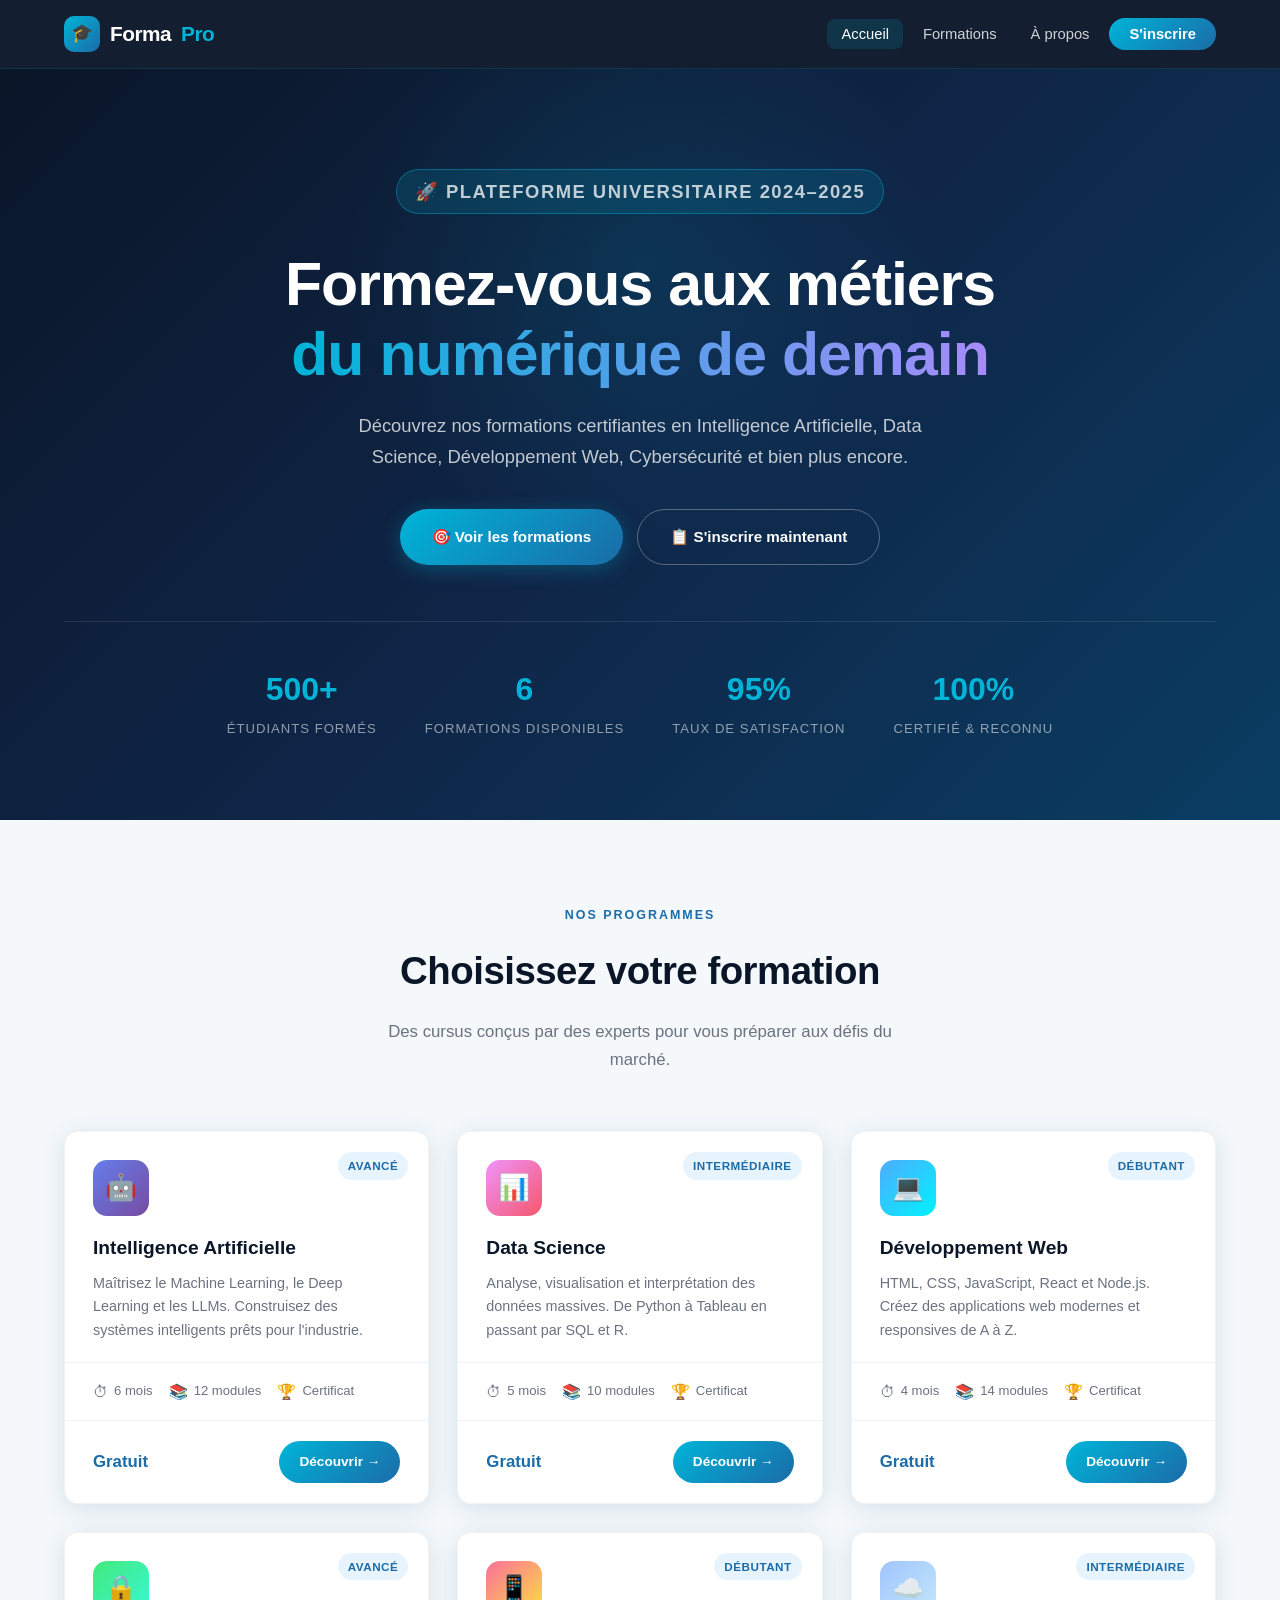
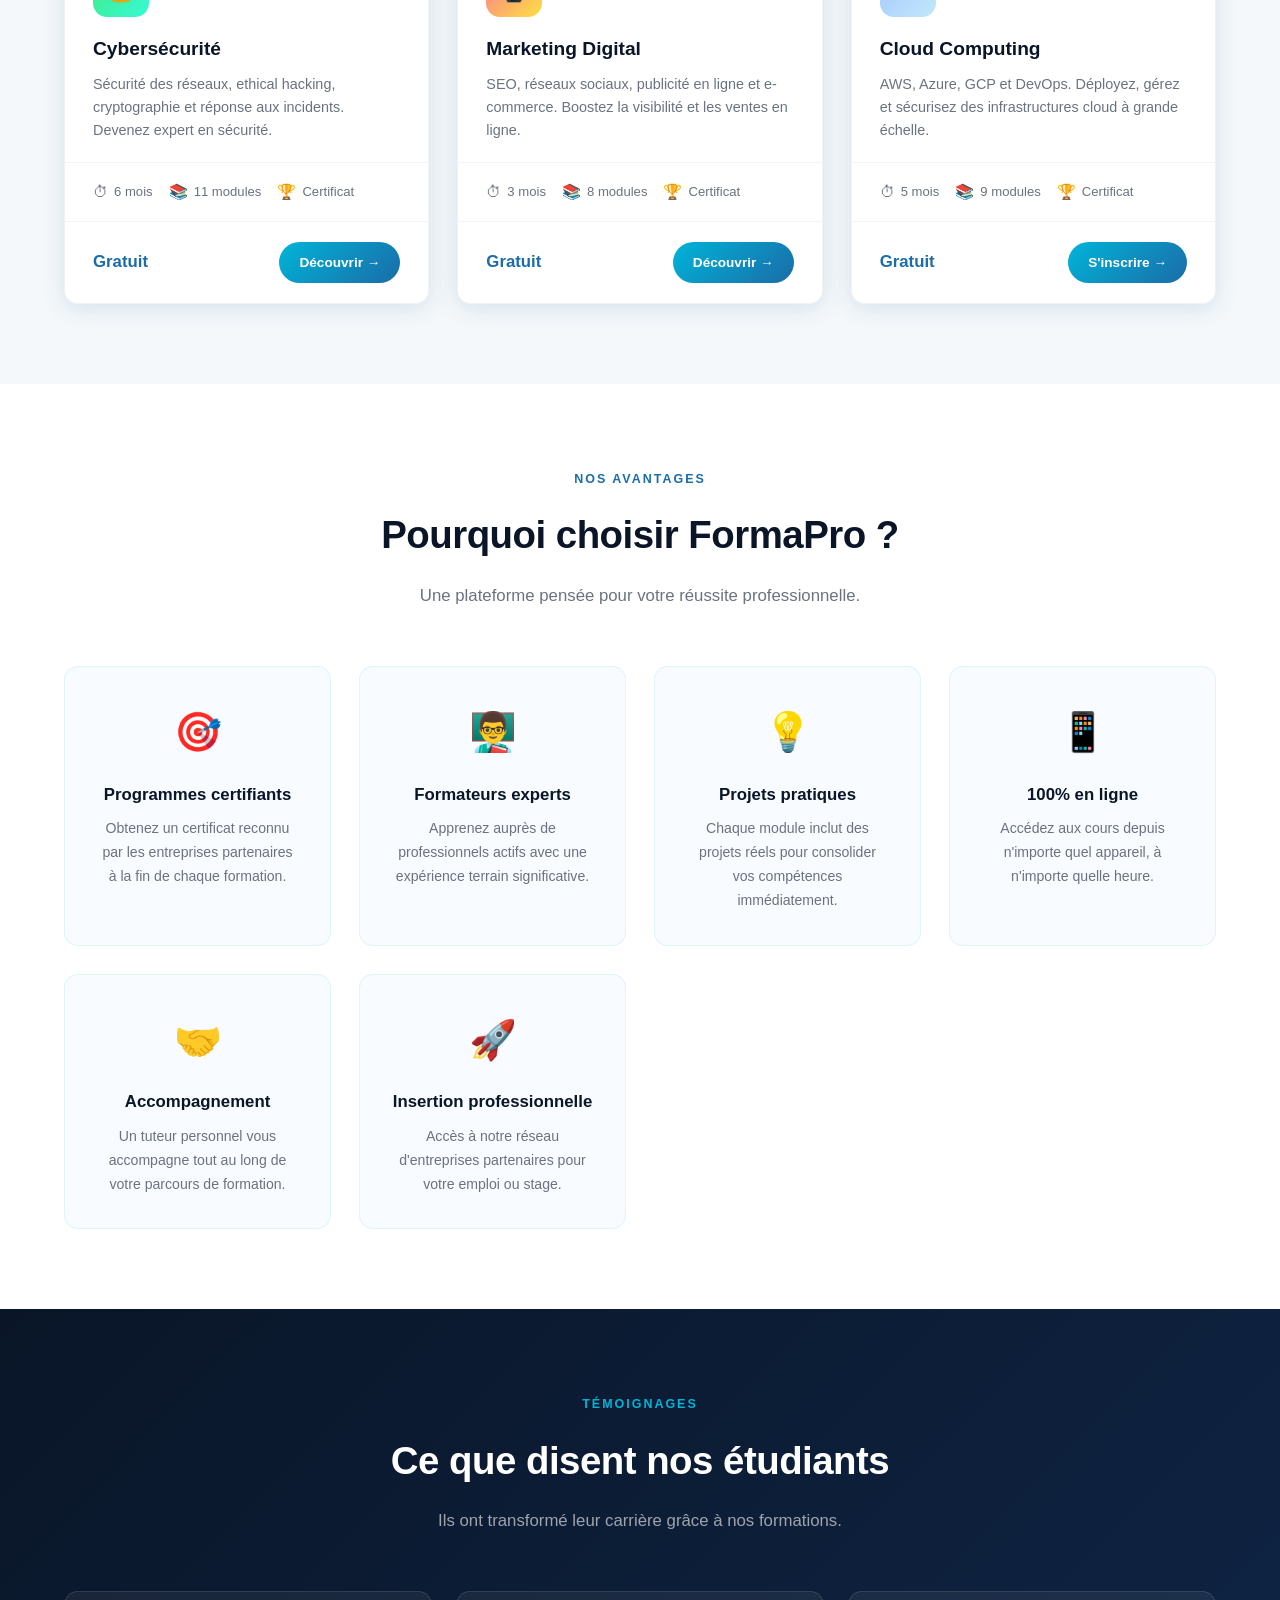
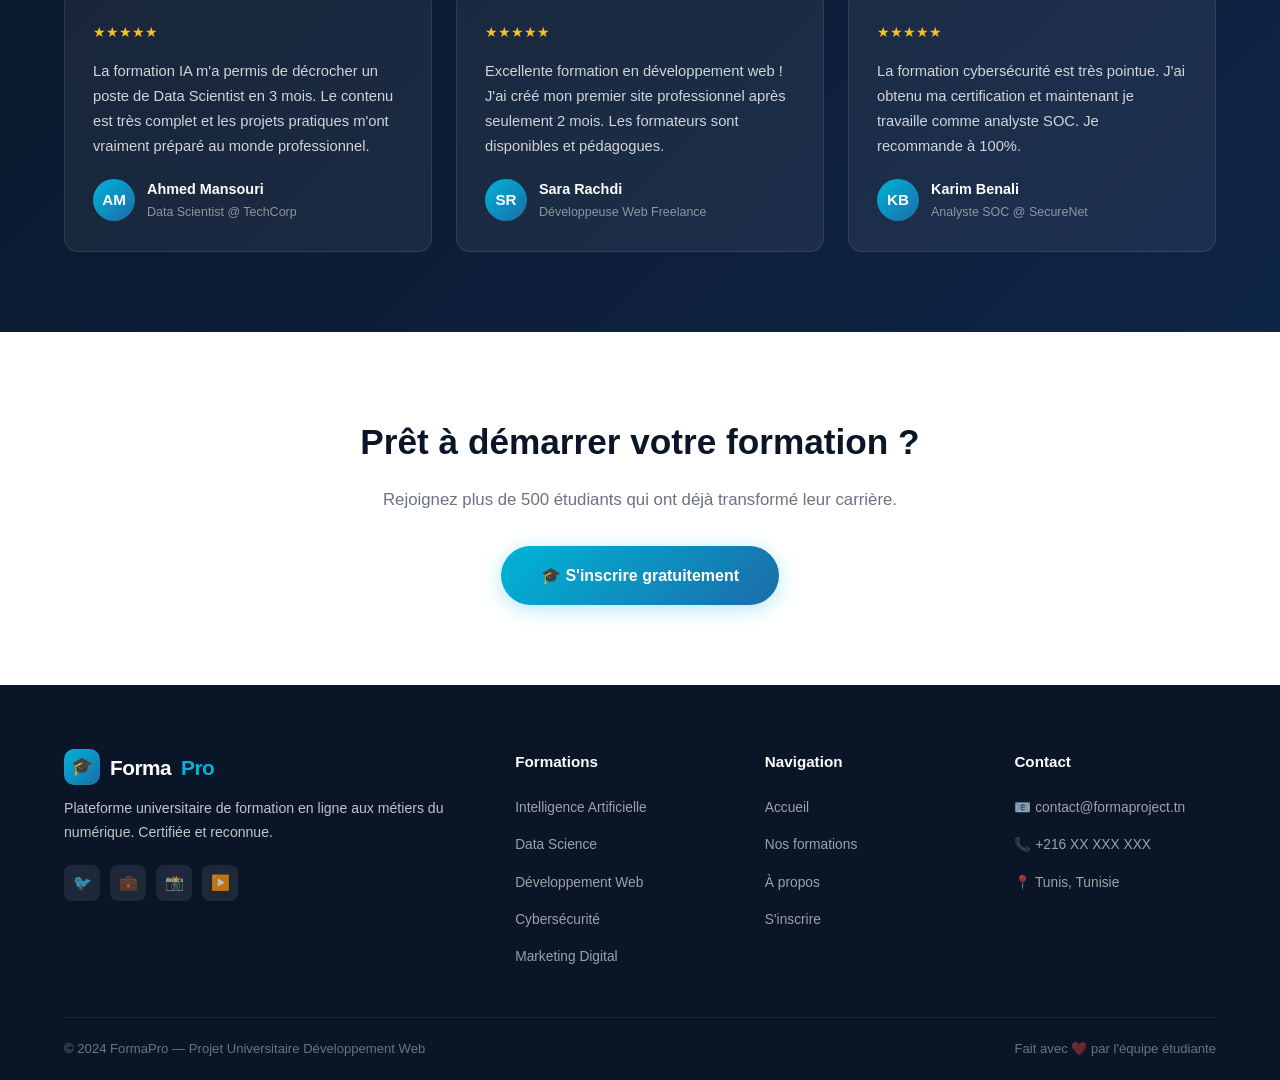
<file: index.html>
<!DOCTYPE html>
<html lang="fr">
<head>
  <meta charset="UTF-8" />
  <meta name="viewport" content="width=device-width, initial-scale=1.0" />
  <title>FormaPro — Plateforme de Gestion des Formations</title>
  <link rel="stylesheet" href="style.css" />
</head>
<body>

 
  <header>
    <nav>
      <a href="index.html" class="nav-logo">
        <div class="logo-icon">🎓</div>
        Forma<span>Pro</span>
      </a>

      <ul class="nav-links" id="navLinks">
        <li><a href="index.html" class="active">Accueil</a></li>
        <li><a href="#formations">Formations</a></li>
        <li><a href="#pourquoi">À propos</a></li>
        <li><a href="inscription.html" class="nav-cta">S'inscrire</a></li>
      </ul>

      <button class="nav-toggle" id="navToggle" aria-label="Menu">
        <span></span><span></span><span></span>
      </button>
    </nav>
  </header>

  <main>

    <section class="hero">
      <div class="container">
        <p class="hero-badge animate">🚀 Plateforme Universitaire 2024–2025</p>

        <h1 class="animate delay-1">
          Formez-vous aux métiers<br>
          <span class="gradient-text">du numérique de demain</span>
        </h1>

        <p class="animate delay-2">
          Découvrez nos formations certifiantes en Intelligence Artificielle,
          Data Science, Développement Web, Cybersécurité et bien plus encore.
        </p>

        <div class="hero-btns animate delay-3">
          <a href="#formations" class="btn-primary">🎯 Voir les formations</a>
          <a href="inscription.html" class="btn-secondary">📋 S'inscrire maintenant</a>
        </div>

        <!-- Statistiques -->
        <div class="hero-stats animate delay-4">
          <div class="stat-item">
            <div class="stat-number">500+</div>
            <div class="stat-label">Étudiants formés</div>
          </div>
          <div class="stat-item">
            <div class="stat-number">6</div>
            <div class="stat-label">Formations disponibles</div>
          </div>
          <div class="stat-item">
            <div class="stat-number">95%</div>
            <div class="stat-label">Taux de satisfaction</div>
          </div>
          <div class="stat-item">
            <div class="stat-number">100%</div>
            <div class="stat-label">Certifié &amp; reconnu</div>
          </div>
        </div>
      </div>
    </section>

  
    <section id="formations">
      <div class="container">
        <div class="section-header">
          <span class="section-tag">Nos programmes</span>
          <h2>Choisissez votre formation</h2>
          <p>Des cursus conçus par des experts pour vous préparer aux défis du marché.</p>
        </div>

        <div class="formations-grid">

          
          <article class="card animate">
            <div class="card-header">
              <div class="card-icon icon-ia">🤖</div>
              <span class="card-badge">Avancé</span>
              <h3>Intelligence Artificielle</h3>
              <p>Maîtrisez le Machine Learning, le Deep Learning et les LLMs. Construisez des systèmes intelligents prêts pour l'industrie.</p>
            </div>
            <div class="card-meta">
              <span class="meta-item"><span class="meta-icon">⏱</span> 6 mois</span>
              <span class="meta-item"><span class="meta-icon">📚</span> 12 modules</span>
              <span class="meta-item"><span class="meta-icon">🏆</span> Certificat</span>
            </div>
            <div class="card-footer">
              <span class="card-price">Gratuit</span>
              <a href="ia.html" class="btn-card">Découvrir →</a>
            </div>
          </article>

          
          <article class="card animate delay-1">
            <div class="card-header">
              <div class="card-icon icon-data">📊</div>
              <span class="card-badge">Intermédiaire</span>
              <h3>Data Science</h3>
              <p>Analyse, visualisation et interprétation des données massives. De Python à Tableau en passant par SQL et R.</p>
            </div>
            <div class="card-meta">
              <span class="meta-item"><span class="meta-icon">⏱</span> 5 mois</span>
              <span class="meta-item"><span class="meta-icon">📚</span> 10 modules</span>
              <span class="meta-item"><span class="meta-icon">🏆</span> Certificat</span>
            </div>
            <div class="card-footer">
              <span class="card-price">Gratuit</span>
              <a href="datascience.html" class="btn-card">Découvrir →</a>
            </div>
          </article>

          
          <article class="card animate delay-2">
            <div class="card-header">
              <div class="card-icon icon-web">💻</div>
              <span class="card-badge">Débutant</span>
              <h3>Développement Web</h3>
              <p>HTML, CSS, JavaScript, React et Node.js. Créez des applications web modernes et responsives de A à Z.</p>
            </div>
            <div class="card-meta">
              <span class="meta-item"><span class="meta-icon">⏱</span> 4 mois</span>
              <span class="meta-item"><span class="meta-icon">📚</span> 14 modules</span>
              <span class="meta-item"><span class="meta-icon">🏆</span> Certificat</span>
            </div>
            <div class="card-footer">
              <span class="card-price">Gratuit</span>
              <a href="web.html" class="btn-card">Découvrir →</a>
            </div>
          </article>

          
          <article class="card animate delay-3">
            <div class="card-header">
              <div class="card-icon icon-cyber">🔒</div>
              <span class="card-badge">Avancé</span>
              <h3>Cybersécurité</h3>
              <p>Sécurité des réseaux, ethical hacking, cryptographie et réponse aux incidents. Devenez expert en sécurité.</p>
            </div>
            <div class="card-meta">
              <span class="meta-item"><span class="meta-icon">⏱</span> 6 mois</span>
              <span class="meta-item"><span class="meta-icon">📚</span> 11 modules</span>
              <span class="meta-item"><span class="meta-icon">🏆</span> Certificat</span>
            </div>
            <div class="card-footer">
              <span class="card-price">Gratuit</span>
              <a href="cyber.html" class="btn-card">Découvrir →</a>
            </div>
          </article>

          
          <article class="card animate">
            <div class="card-header">
              <div class="card-icon icon-mkt">📱</div>
              <span class="card-badge">Débutant</span>
              <h3>Marketing Digital</h3>
              <p>SEO, réseaux sociaux, publicité en ligne et e-commerce. Boostez la visibilité et les ventes en ligne.</p>
            </div>
            <div class="card-meta">
              <span class="meta-item"><span class="meta-icon">⏱</span> 3 mois</span>
              <span class="meta-item"><span class="meta-icon">📚</span> 8 modules</span>
              <span class="meta-item"><span class="meta-icon">🏆</span> Certificat</span>
            </div>
            <div class="card-footer">
              <span class="card-price">Gratuit</span>
              <a href="marketing.html" class="btn-card">Découvrir →</a>
            </div>
          </article>

          
          <article class="card animate delay-1">
            <div class="card-header">
              <div class="card-icon icon-cloud">☁️</div>
              <span class="card-badge">Intermédiaire</span>
              <h3>Cloud Computing</h3>
              <p>AWS, Azure, GCP et DevOps. Déployez, gérez et sécurisez des infrastructures cloud à grande échelle.</p>
            </div>
            <div class="card-meta">
              <span class="meta-item"><span class="meta-icon">⏱</span> 5 mois</span>
              <span class="meta-item"><span class="meta-icon">📚</span> 9 modules</span>
              <span class="meta-item"><span class="meta-icon">🏆</span> Certificat</span>
            </div>
            <div class="card-footer">
              <span class="card-price">Gratuit</span>
              <a href="inscription.html" class="btn-card">S'inscrire →</a>
            </div>
          </article>

        </div>
      </div>
    </section>

   
    <section id="pourquoi" class="features-bg">
      <div class="container">
        <div class="section-header">
          <span class="section-tag">Nos avantages</span>
          <h2>Pourquoi choisir FormaPro ?</h2>
          <p>Une plateforme pensée pour votre réussite professionnelle.</p>
        </div>

        <div class="features-grid">
          <div class="feature-card">
            <div class="feature-icon">🎯</div>
            <h3>Programmes certifiants</h3>
            <p>Obtenez un certificat reconnu par les entreprises partenaires à la fin de chaque formation.</p>
          </div>
          <div class="feature-card">
            <div class="feature-icon">👨‍🏫</div>
            <h3>Formateurs experts</h3>
            <p>Apprenez auprès de professionnels actifs avec une expérience terrain significative.</p>
          </div>
          <div class="feature-card">
            <div class="feature-icon">💡</div>
            <h3>Projets pratiques</h3>
            <p>Chaque module inclut des projets réels pour consolider vos compétences immédiatement.</p>
          </div>
          <div class="feature-card">
            <div class="feature-icon">📱</div>
            <h3>100% en ligne</h3>
            <p>Accédez aux cours depuis n'importe quel appareil, à n'importe quelle heure.</p>
          </div>
          <div class="feature-card">
            <div class="feature-icon">🤝</div>
            <h3>Accompagnement</h3>
            <p>Un tuteur personnel vous accompagne tout au long de votre parcours de formation.</p>
          </div>
          <div class="feature-card">
            <div class="feature-icon">🚀</div>
            <h3>Insertion professionnelle</h3>
            <p>Accès à notre réseau d'entreprises partenaires pour votre emploi ou stage.</p>
          </div>
        </div>
      </div>
    </section>

    
    <section class="testimonials-bg">
      <div class="container">
        <div class="section-header">
          <span class="section-tag" style="color:var(--accent)">Témoignages</span>
          <h2 style="color:white">Ce que disent nos étudiants</h2>
          <p style="color:rgba(255,255,255,0.6)">Ils ont transformé leur carrière grâce à nos formations.</p>
        </div>

        <div class="testimonials-grid">
          <div class="testimonial-card">
            <div class="stars">★★★★★</div>
            <p>La formation IA m'a permis de décrocher un poste de Data Scientist en 3 mois. Le contenu est très complet et les projets pratiques m'ont vraiment préparé au monde professionnel.</p>
            <div class="testimonial-author">
              <div class="author-avatar">AM</div>
              <div>
                <div class="author-name">Ahmed Mansouri</div>
                <div class="author-role">Data Scientist @ TechCorp</div>
              </div>
            </div>
          </div>
          <div class="testimonial-card">
            <div class="stars">★★★★★</div>
            <p>Excellente formation en développement web ! J'ai créé mon premier site professionnel après seulement 2 mois. Les formateurs sont disponibles et pédagogues.</p>
            <div class="testimonial-author">
              <div class="author-avatar">SR</div>
              <div>
                <div class="author-name">Sara Rachdi</div>
                <div class="author-role">Développeuse Web Freelance</div>
              </div>
            </div>
          </div>
          <div class="testimonial-card">
            <div class="stars">★★★★★</div>
            <p>La formation cybersécurité est très pointue. J'ai obtenu ma certification et maintenant je travaille comme analyste SOC. Je recommande à 100%.</p>
            <div class="testimonial-author">
              <div class="author-avatar">KB</div>
              <div>
                <div class="author-name">Karim Benali</div>
                <div class="author-role">Analyste SOC @ SecureNet</div>
              </div>
            </div>
          </div>
        </div>
      </div>
    </section>

   
    <section style="background:var(--white); text-align:center; padding:80px 24px;">
      <div class="container">
        <h2 style="font-family:var(--font-head);font-size:2.2rem;font-weight:800;color:var(--dark);margin-bottom:14px;">
          Prêt à démarrer votre formation ?
        </h2>
        <p style="color:var(--text-light);font-size:1.05rem;margin-bottom:32px;">
          Rejoignez plus de 500 étudiants qui ont déjà transformé leur carrière.
        </p>
        <a href="inscription.html" class="btn-primary" style="font-size:1rem;padding:16px 40px;">
          🎓 S'inscrire gratuitement
        </a>
      </div>
    </section>
  </main>

 
  <footer>
    <div class="container">
      <div class="footer-grid">
        <div class="footer-brand">
          <a href="index.html" class="nav-logo" style="margin-bottom:12px;display:inline-flex;">
            <div class="logo-icon">🎓</div>
            Forma<span>Pro</span>
          </a>
          <p>Plateforme universitaire de formation en ligne aux métiers du numérique. Certifiée et reconnue.</p>
          <div class="footer-socials">
            <a href="#" class="social-btn">🐦</a>
            <a href="#" class="social-btn">💼</a>
            <a href="#" class="social-btn">📸</a>
            <a href="#" class="social-btn">▶️</a>
          </div>
        </div>

        <div class="footer-col">
          <h4>Formations</h4>
          <ul>
            <li><a href="ia.html">Intelligence Artificielle</a></li>
            <li><a href="datascience.html">Data Science</a></li>
            <li><a href="web.html">Développement Web</a></li>
            <li><a href="cyber.html">Cybersécurité</a></li>
            <li><a href="marketing.html">Marketing Digital</a></li>
          </ul>
        </div>

        <div class="footer-col">
          <h4>Navigation</h4>
          <ul>
            <li><a href="index.html">Accueil</a></li>
            <li><a href="#formations">Nos formations</a></li>
            <li><a href="#pourquoi">À propos</a></li>
            <li><a href="inscription.html">S'inscrire</a></li>
          </ul>
        </div>

        <div class="footer-col">
          <h4>Contact</h4>
          <ul>
            <li><a href="#">📧 contact@formaproject.tn</a></li>
            <li><a href="#">📞 +216 XX XXX XXX</a></li>
            <li><a href="#">📍 Tunis, Tunisie</a></li>
          </ul>
        </div>
      </div>

      <div class="footer-bottom">
        <span>© 2024 FormaPro — Projet Universitaire Développement Web</span>
        <span>Fait avec ❤️ par l'équipe étudiante</span>
      </div>
    </div>
  </footer>


  <script>
    const toggle = document.getElementById('navToggle');
    const links  = document.getElementById('navLinks');
    toggle.addEventListener('click', () => links.classList.toggle('open'));
  </script>

</body>
</html>
</file>
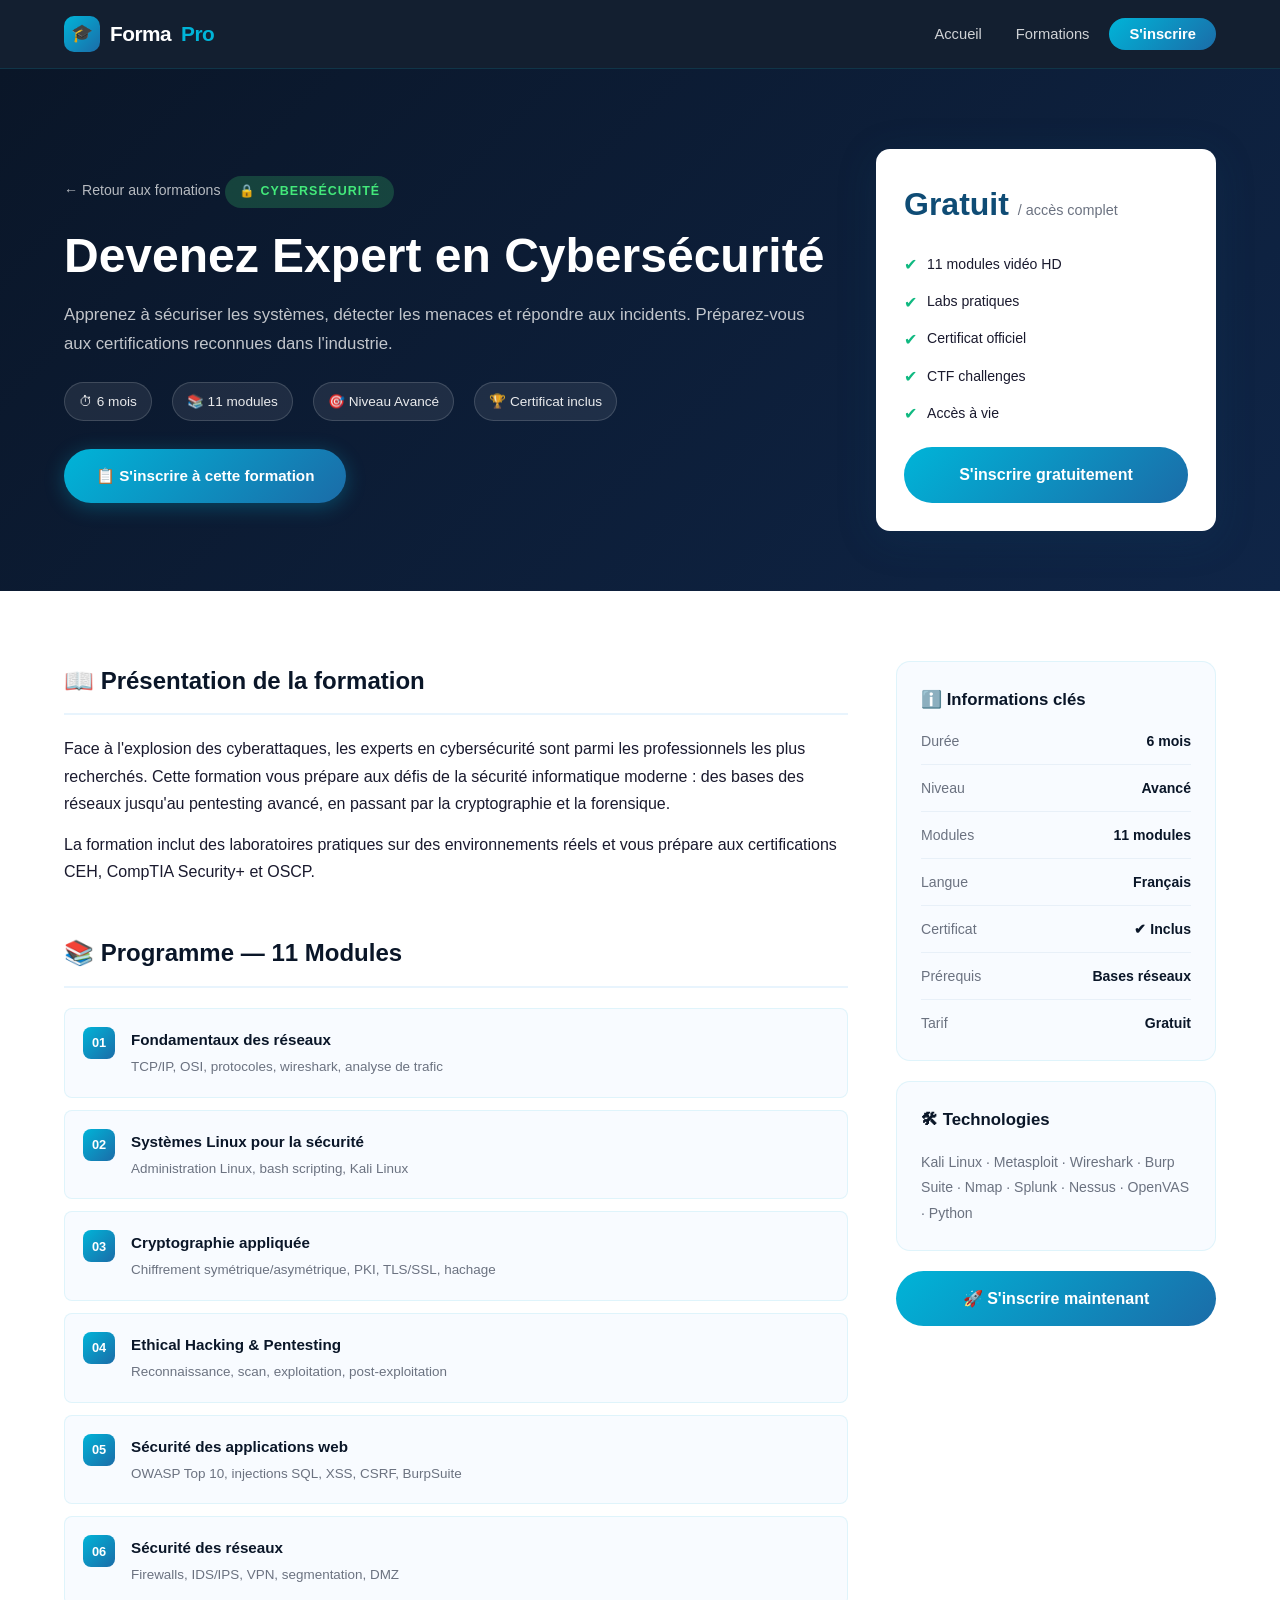
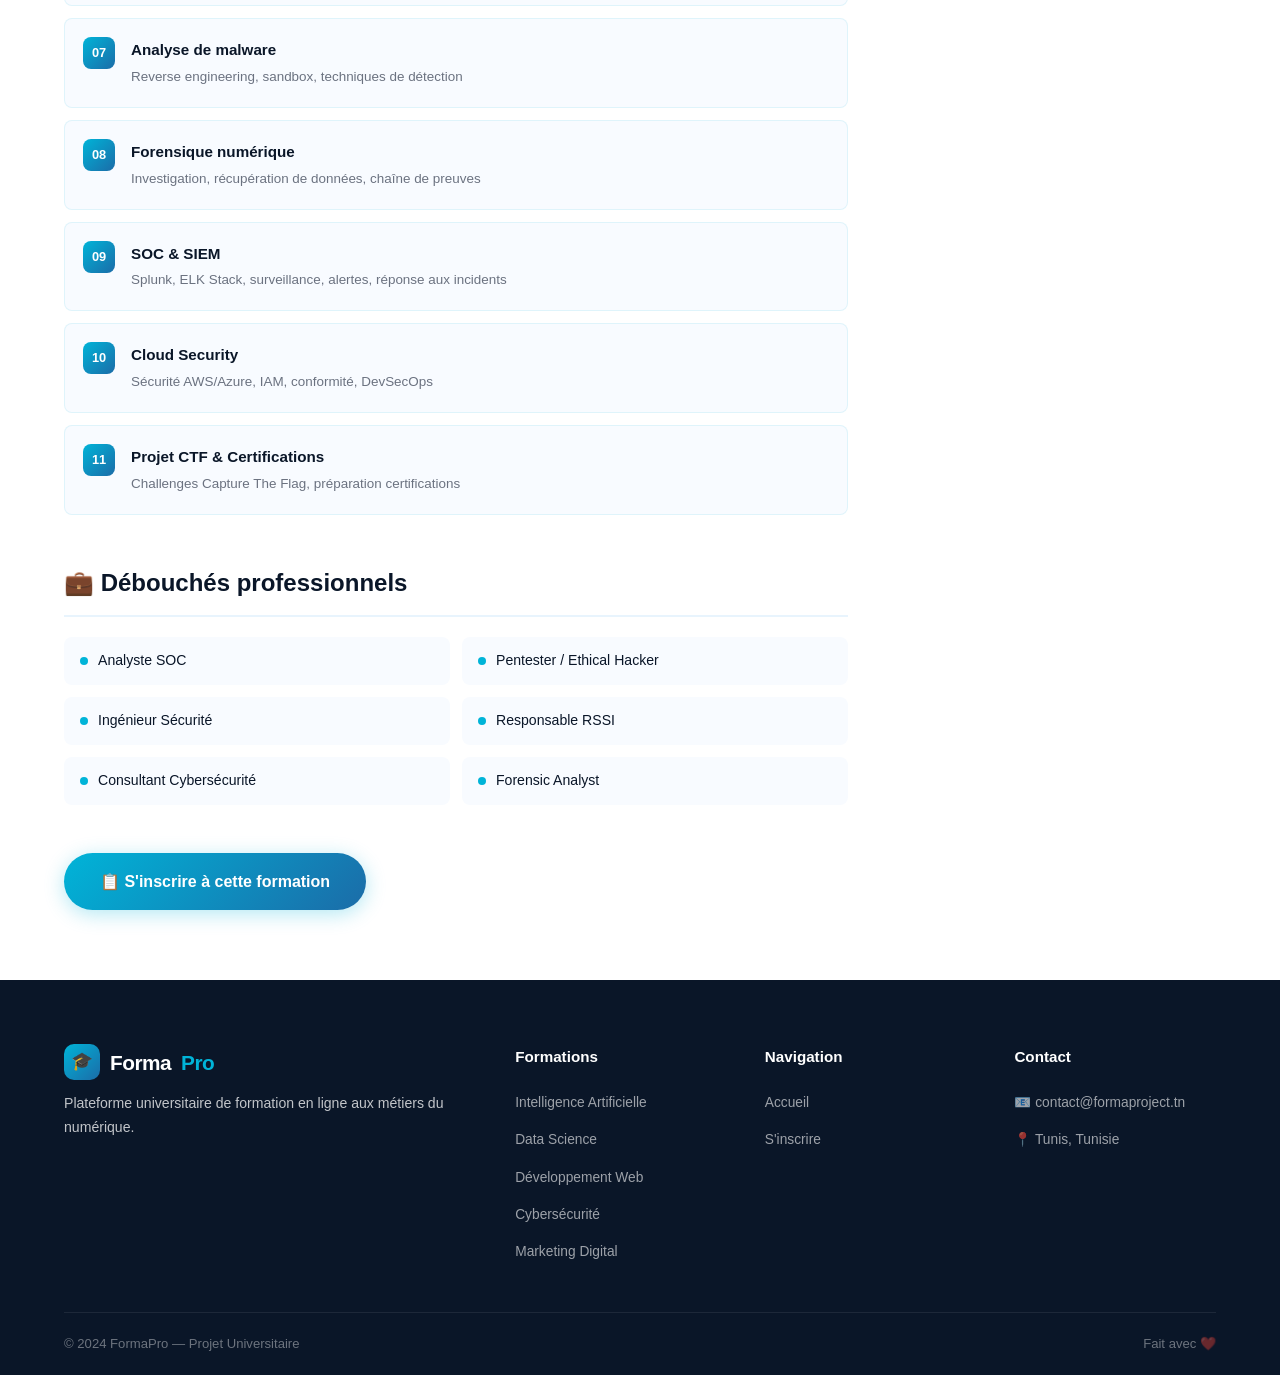
<file: cyber.html>
<!DOCTYPE html>
<html lang="fr">
<head>
  <meta charset="UTF-8" />
  <meta name="viewport" content="width=device-width, initial-scale=1.0" />
  <title>Cybersécurité — FormaPro</title>
  <link rel="stylesheet" href="style.css" />
</head>
<body>

  <header>
    <nav>
      <a href="index.html" class="nav-logo"><div class="logo-icon">🎓</div>Forma<span>Pro</span></a>
      <ul class="nav-links" id="navLinks">
        <li><a href="index.html">Accueil</a></li>
        <li><a href="index.html#formations">Formations</a></li>
        <li><a href="inscription.html" class="nav-cta">S'inscrire</a></li>
      </ul>
      <button class="nav-toggle" id="navToggle"><span></span><span></span><span></span></button>
    </nav>
  </header>

  <main>
    <section class="formation-hero">
      <div class="container">
        <div>
          <a href="index.html" class="back-btn">← Retour aux formations</a>
          <span class="formation-tag" style="background:rgba(67,233,123,0.2);color:#43e97b;">🔒 Cybersécurité</span>
          <h1>Devenez Expert en Cybersécurité</h1>
          <p>Apprenez à sécuriser les systèmes, détecter les menaces et répondre aux incidents. Préparez-vous aux certifications reconnues dans l'industrie.</p>
          <div class="formation-meta-row">
            <span class="meta-pill">⏱ 6 mois</span>
            <span class="meta-pill">📚 11 modules</span>
            <span class="meta-pill">🎯 Niveau Avancé</span>
            <span class="meta-pill">🏆 Certificat inclus</span>
          </div>
          <a href="inscription.html" class="btn-primary">📋 S'inscrire à cette formation</a>
        </div>
        <div class="formation-card-inscription">
          <div class="card-insc-price">Gratuit <span>/ accès complet</span></div>
          <ul class="card-insc-features">
            <li><span class="check">✔</span> 11 modules vidéo HD</li>
            <li><span class="check">✔</span> Labs pratiques</li>
            <li><span class="check">✔</span> Certificat officiel</li>
            <li><span class="check">✔</span> CTF challenges</li>
            <li><span class="check">✔</span> Accès à vie</li>
          </ul>
          <a href="inscription.html" class="btn-insc">S'inscrire gratuitement</a>
        </div>
      </div>
    </section>

    <section class="formation-content" style="padding:70px 0;">
      <div class="container">
        <div class="formation-layout">
          <div>
            <div class="content-section">
              <h2>📖 Présentation de la formation</h2>
              <p>Face à l'explosion des cyberattaques, les experts en cybersécurité sont parmi les professionnels les plus recherchés. Cette formation vous prépare aux défis de la sécurité informatique moderne : des bases des réseaux jusqu'au pentesting avancé, en passant par la cryptographie et la forensique.</p>
              <p style="margin-top:14px;">La formation inclut des laboratoires pratiques sur des environnements réels et vous prépare aux certifications CEH, CompTIA Security+ et OSCP.</p>
            </div>

            <div class="content-section">
              <h2>📚 Programme — 11 Modules</h2>
              <ul class="modules-list">
                <li class="module-item"><div class="module-num">01</div><div><div class="module-title">Fondamentaux des réseaux</div><div class="module-desc">TCP/IP, OSI, protocoles, wireshark, analyse de trafic</div></div></li>
                <li class="module-item"><div class="module-num">02</div><div><div class="module-title">Systèmes Linux pour la sécurité</div><div class="module-desc">Administration Linux, bash scripting, Kali Linux</div></div></li>
                <li class="module-item"><div class="module-num">03</div><div><div class="module-title">Cryptographie appliquée</div><div class="module-desc">Chiffrement symétrique/asymétrique, PKI, TLS/SSL, hachage</div></div></li>
                <li class="module-item"><div class="module-num">04</div><div><div class="module-title">Ethical Hacking & Pentesting</div><div class="module-desc">Reconnaissance, scan, exploitation, post-exploitation</div></div></li>
                <li class="module-item"><div class="module-num">05</div><div><div class="module-title">Sécurité des applications web</div><div class="module-desc">OWASP Top 10, injections SQL, XSS, CSRF, BurpSuite</div></div></li>
                <li class="module-item"><div class="module-num">06</div><div><div class="module-title">Sécurité des réseaux</div><div class="module-desc">Firewalls, IDS/IPS, VPN, segmentation, DMZ</div></div></li>
                <li class="module-item"><div class="module-num">07</div><div><div class="module-title">Analyse de malware</div><div class="module-desc">Reverse engineering, sandbox, techniques de détection</div></div></li>
                <li class="module-item"><div class="module-num">08</div><div><div class="module-title">Forensique numérique</div><div class="module-desc">Investigation, récupération de données, chaîne de preuves</div></div></li>
                <li class="module-item"><div class="module-num">09</div><div><div class="module-title">SOC & SIEM</div><div class="module-desc">Splunk, ELK Stack, surveillance, alertes, réponse aux incidents</div></div></li>
                <li class="module-item"><div class="module-num">10</div><div><div class="module-title">Cloud Security</div><div class="module-desc">Sécurité AWS/Azure, IAM, conformité, DevSecOps</div></div></li>
                <li class="module-item"><div class="module-num">11</div><div><div class="module-title">Projet CTF & Certifications</div><div class="module-desc">Challenges Capture The Flag, préparation certifications</div></div></li>
              </ul>
            </div>

            <div class="content-section">
              <h2>💼 Débouchés professionnels</h2>
              <ul class="debouches-list">
                <li class="debouche-item"><div class="dot"></div>Analyste SOC</li>
                <li class="debouche-item"><div class="dot"></div>Pentester / Ethical Hacker</li>
                <li class="debouche-item"><div class="dot"></div>Ingénieur Sécurité</li>
                <li class="debouche-item"><div class="dot"></div>Responsable RSSI</li>
                <li class="debouche-item"><div class="dot"></div>Consultant Cybersécurité</li>
                <li class="debouche-item"><div class="dot"></div>Forensic Analyst</li>
              </ul>
            </div>

            <a href="inscription.html" class="btn-primary" style="font-size:1rem;padding:15px 36px;">📋 S'inscrire à cette formation</a>
          </div>

          <aside>
            <div class="sidebar-card">
              <h3>ℹ️ Informations clés</h3>
              <ul class="info-list">
                <li class="info-item"><span class="info-label">Durée</span><span class="info-value">6 mois</span></li>
                <li class="info-item"><span class="info-label">Niveau</span><span class="info-value">Avancé</span></li>
                <li class="info-item"><span class="info-label">Modules</span><span class="info-value">11 modules</span></li>
                <li class="info-item"><span class="info-label">Langue</span><span class="info-value">Français</span></li>
                <li class="info-item"><span class="info-label">Certificat</span><span class="info-value">✔ Inclus</span></li>
                <li class="info-item"><span class="info-label">Prérequis</span><span class="info-value">Bases réseaux</span></li>
                <li class="info-item"><span class="info-label">Tarif</span><span class="info-value">Gratuit</span></li>
              </ul>
            </div>
            <div class="sidebar-card">
              <h3>🛠 Technologies</h3>
              <p style="font-size:0.88rem;color:var(--text-light);line-height:1.8;">Kali Linux · Metasploit · Wireshark · Burp Suite · Nmap · Splunk · Nessus · OpenVAS · Python</p>
            </div>
            <a href="inscription.html" class="btn-insc" style="display:block;text-align:center;padding:14px;border-radius:50px;background:linear-gradient(135deg,var(--accent),var(--secondary));color:white;font-weight:700;">🚀 S'inscrire maintenant</a>
          </aside>
        </div>
      </div>
    </section>
  </main>

  <footer>
    <div class="container">
      <div class="footer-grid">
        <div class="footer-brand">
          <a href="index.html" class="nav-logo" style="margin-bottom:12px;display:inline-flex;"><div class="logo-icon">🎓</div>Forma<span>Pro</span></a>
          <p>Plateforme universitaire de formation en ligne aux métiers du numérique.</p>
        </div>
        <div class="footer-col"><h4>Formations</h4><ul>
          <li><a href="ia.html">Intelligence Artificielle</a></li>
          <li><a href="datascience.html">Data Science</a></li>
          <li><a href="web.html">Développement Web</a></li>
          <li><a href="cyber.html">Cybersécurité</a></li>
          <li><a href="marketing.html">Marketing Digital</a></li>
        </ul></div>
        <div class="footer-col"><h4>Navigation</h4><ul>
          <li><a href="index.html">Accueil</a></li>
          <li><a href="inscription.html">S'inscrire</a></li>
        </ul></div>
        <div class="footer-col"><h4>Contact</h4><ul>
          <li><a href="#">📧 contact@formaproject.tn</a></li>
          <li><a href="#">📍 Tunis, Tunisie</a></li>
        </ul></div>
      </div>
      <div class="footer-bottom"><span>© 2024 FormaPro — Projet Universitaire</span><span>Fait avec ❤️</span></div>
    </div>
  </footer>
  <script>
    document.getElementById('navToggle').addEventListener('click', () =>
      document.getElementById('navLinks').classList.toggle('open'));
  </script>
</body>
</html>
</file>
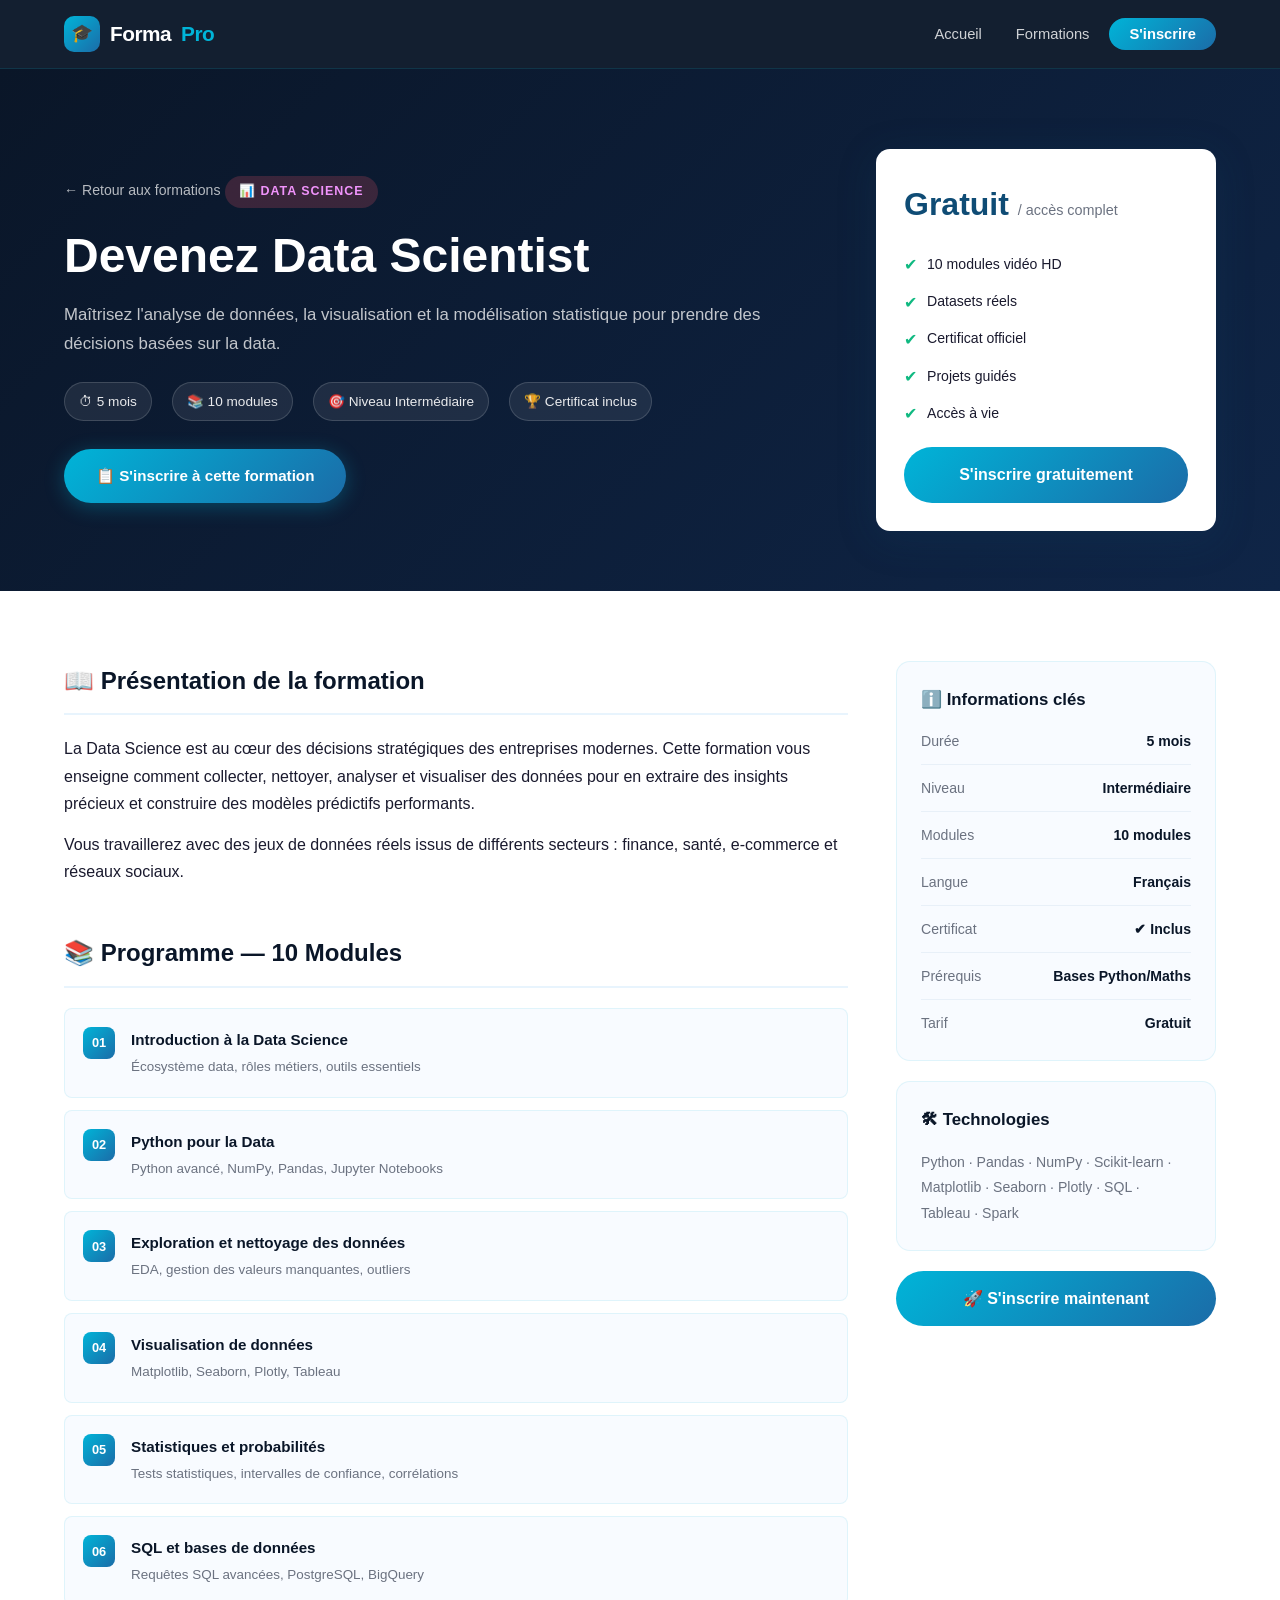
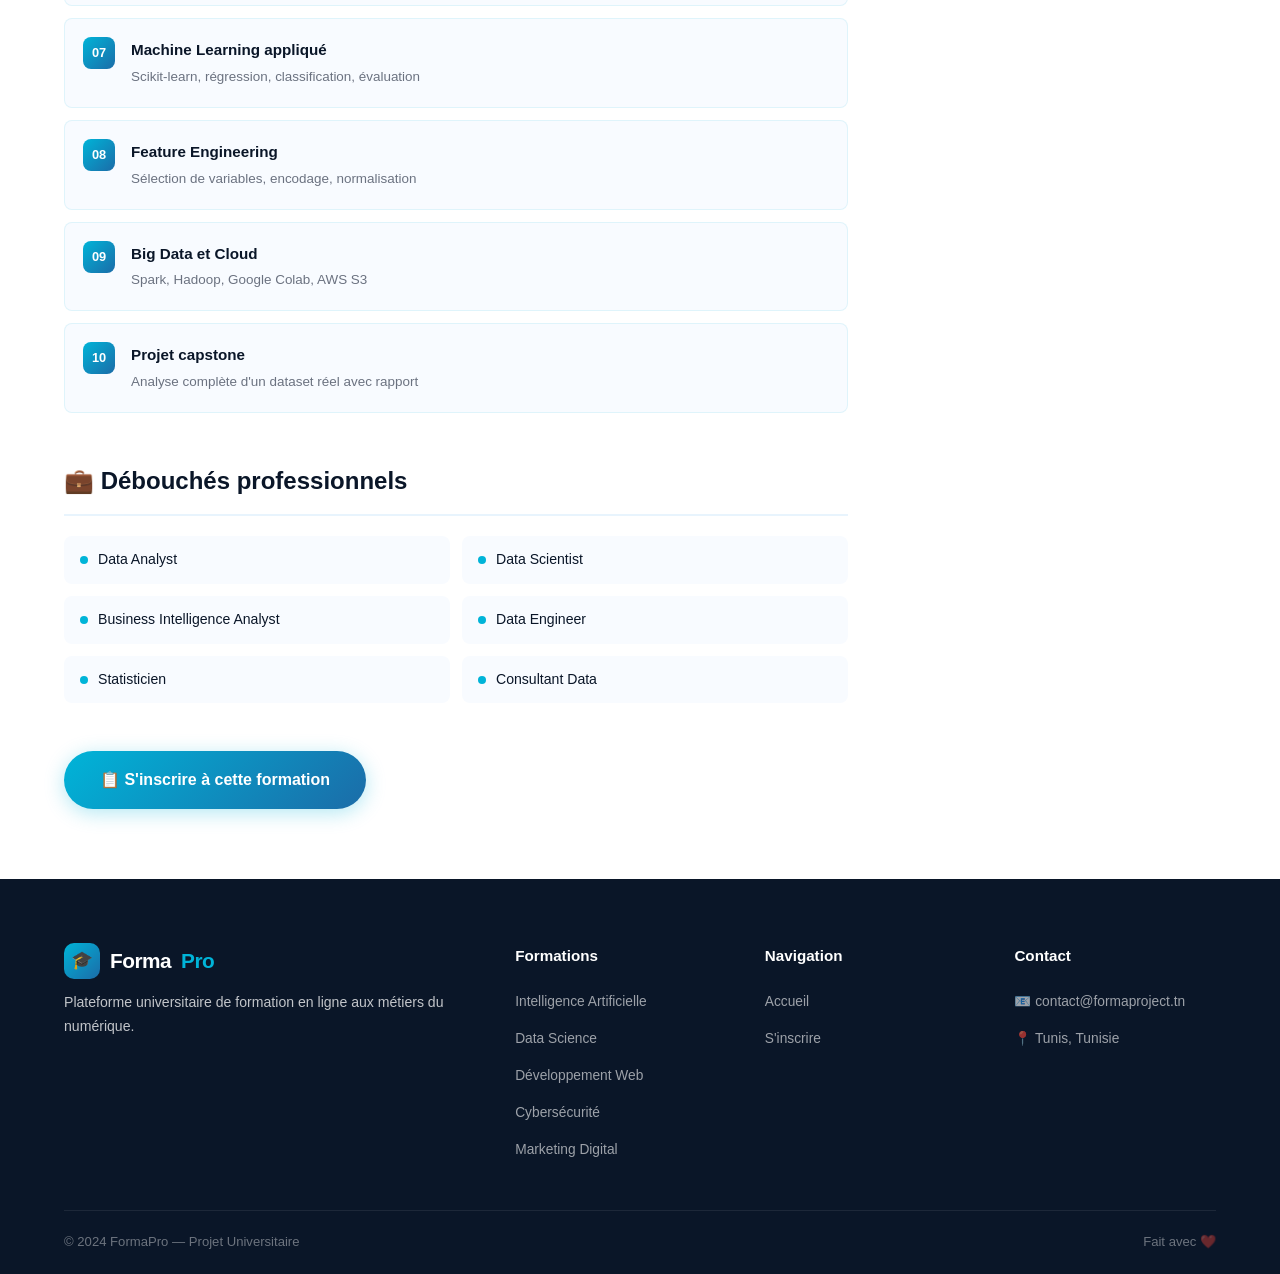
<file: datascience.html>
<!DOCTYPE html>
<html lang="fr">
<head>
  <meta charset="UTF-8" />
  <meta name="viewport" content="width=device-width, initial-scale=1.0" />
  <title>Data Science — FormaPro</title>
  <link rel="stylesheet" href="style.css" />
</head>
<body>

  <header>
    <nav>
      <a href="index.html" class="nav-logo"><div class="logo-icon">🎓</div>Forma<span>Pro</span></a>
      <ul class="nav-links" id="navLinks">
        <li><a href="index.html">Accueil</a></li>
        <li><a href="index.html#formations">Formations</a></li>
        <li><a href="inscription.html" class="nav-cta">S'inscrire</a></li>
      </ul>
      <button class="nav-toggle" id="navToggle"><span></span><span></span><span></span></button>
    </nav>
  </header>

  <main>
    <section class="formation-hero">
      <div class="container">
        <div>
          <a href="index.html" class="back-btn">← Retour aux formations</a>
          <span class="formation-tag" style="background:rgba(245,87,108,0.2);color:#f093fb;">📊 Data Science</span>
          <h1>Devenez Data Scientist</h1>
          <p>Maîtrisez l'analyse de données, la visualisation et la modélisation statistique pour prendre des décisions basées sur la data.</p>
          <div class="formation-meta-row">
            <span class="meta-pill">⏱ 5 mois</span>
            <span class="meta-pill">📚 10 modules</span>
            <span class="meta-pill">🎯 Niveau Intermédiaire</span>
            <span class="meta-pill">🏆 Certificat inclus</span>
          </div>
          <a href="inscription.html" class="btn-primary">📋 S'inscrire à cette formation</a>
        </div>
        <div class="formation-card-inscription">
          <div class="card-insc-price">Gratuit <span>/ accès complet</span></div>
          <ul class="card-insc-features">
            <li><span class="check">✔</span> 10 modules vidéo HD</li>
            <li><span class="check">✔</span> Datasets réels</li>
            <li><span class="check">✔</span> Certificat officiel</li>
            <li><span class="check">✔</span> Projets guidés</li>
            <li><span class="check">✔</span> Accès à vie</li>
          </ul>
          <a href="inscription.html" class="btn-insc">S'inscrire gratuitement</a>
        </div>
      </div>
    </section>

    <section class="formation-content" style="padding:70px 0;">
      <div class="container">
        <div class="formation-layout">
          <div>
            <div class="content-section">
              <h2>📖 Présentation de la formation</h2>
              <p>La Data Science est au cœur des décisions stratégiques des entreprises modernes. Cette formation vous enseigne comment collecter, nettoyer, analyser et visualiser des données pour en extraire des insights précieux et construire des modèles prédictifs performants.</p>
              <p style="margin-top:14px;">Vous travaillerez avec des jeux de données réels issus de différents secteurs : finance, santé, e-commerce et réseaux sociaux.</p>
            </div>

            <div class="content-section">
              <h2>📚 Programme — 10 Modules</h2>
              <ul class="modules-list">
                <li class="module-item"><div class="module-num">01</div><div><div class="module-title">Introduction à la Data Science</div><div class="module-desc">Écosystème data, rôles métiers, outils essentiels</div></div></li>
                <li class="module-item"><div class="module-num">02</div><div><div class="module-title">Python pour la Data</div><div class="module-desc">Python avancé, NumPy, Pandas, Jupyter Notebooks</div></div></li>
                <li class="module-item"><div class="module-num">03</div><div><div class="module-title">Exploration et nettoyage des données</div><div class="module-desc">EDA, gestion des valeurs manquantes, outliers</div></div></li>
                <li class="module-item"><div class="module-num">04</div><div><div class="module-title">Visualisation de données</div><div class="module-desc">Matplotlib, Seaborn, Plotly, Tableau</div></div></li>
                <li class="module-item"><div class="module-num">05</div><div><div class="module-title">Statistiques et probabilités</div><div class="module-desc">Tests statistiques, intervalles de confiance, corrélations</div></div></li>
                <li class="module-item"><div class="module-num">06</div><div><div class="module-title">SQL et bases de données</div><div class="module-desc">Requêtes SQL avancées, PostgreSQL, BigQuery</div></div></li>
                <li class="module-item"><div class="module-num">07</div><div><div class="module-title">Machine Learning appliqué</div><div class="module-desc">Scikit-learn, régression, classification, évaluation</div></div></li>
                <li class="module-item"><div class="module-num">08</div><div><div class="module-title">Feature Engineering</div><div class="module-desc">Sélection de variables, encodage, normalisation</div></div></li>
                <li class="module-item"><div class="module-num">09</div><div><div class="module-title">Big Data et Cloud</div><div class="module-desc">Spark, Hadoop, Google Colab, AWS S3</div></div></li>
                <li class="module-item"><div class="module-num">10</div><div><div class="module-title">Projet capstone</div><div class="module-desc">Analyse complète d'un dataset réel avec rapport</div></div></li>
              </ul>
            </div>

            <div class="content-section">
              <h2>💼 Débouchés professionnels</h2>
              <ul class="debouches-list">
                <li class="debouche-item"><div class="dot"></div>Data Analyst</li>
                <li class="debouche-item"><div class="dot"></div>Data Scientist</li>
                <li class="debouche-item"><div class="dot"></div>Business Intelligence Analyst</li>
                <li class="debouche-item"><div class="dot"></div>Data Engineer</li>
                <li class="debouche-item"><div class="dot"></div>Statisticien</li>
                <li class="debouche-item"><div class="dot"></div>Consultant Data</li>
              </ul>
            </div>

            <a href="inscription.html" class="btn-primary" style="font-size:1rem;padding:15px 36px;">📋 S'inscrire à cette formation</a>
          </div>

          <aside>
            <div class="sidebar-card">
              <h3>ℹ️ Informations clés</h3>
              <ul class="info-list">
                <li class="info-item"><span class="info-label">Durée</span><span class="info-value">5 mois</span></li>
                <li class="info-item"><span class="info-label">Niveau</span><span class="info-value">Intermédiaire</span></li>
                <li class="info-item"><span class="info-label">Modules</span><span class="info-value">10 modules</span></li>
                <li class="info-item"><span class="info-label">Langue</span><span class="info-value">Français</span></li>
                <li class="info-item"><span class="info-label">Certificat</span><span class="info-value">✔ Inclus</span></li>
                <li class="info-item"><span class="info-label">Prérequis</span><span class="info-value">Bases Python/Maths</span></li>
                <li class="info-item"><span class="info-label">Tarif</span><span class="info-value">Gratuit</span></li>
              </ul>
            </div>
            <div class="sidebar-card">
              <h3>🛠 Technologies</h3>
              <p style="font-size:0.88rem;color:var(--text-light);line-height:1.8;">Python · Pandas · NumPy · Scikit-learn · Matplotlib · Seaborn · Plotly · SQL · Tableau · Spark</p>
            </div>
            <a href="inscription.html" class="btn-insc" style="display:block;text-align:center;padding:14px;border-radius:50px;background:linear-gradient(135deg,var(--accent),var(--secondary));color:white;font-weight:700;">🚀 S'inscrire maintenant</a>
          </aside>
        </div>
      </div>
    </section>
  </main>

  <footer>
    <div class="container">
      <div class="footer-grid">
        <div class="footer-brand">
          <a href="index.html" class="nav-logo" style="margin-bottom:12px;display:inline-flex;"><div class="logo-icon">🎓</div>Forma<span>Pro</span></a>
          <p>Plateforme universitaire de formation en ligne aux métiers du numérique.</p>
        </div>
        <div class="footer-col"><h4>Formations</h4><ul>
          <li><a href="ia.html">Intelligence Artificielle</a></li>
          <li><a href="datascience.html">Data Science</a></li>
          <li><a href="web.html">Développement Web</a></li>
          <li><a href="cyber.html">Cybersécurité</a></li>
          <li><a href="marketing.html">Marketing Digital</a></li>
        </ul></div>
        <div class="footer-col"><h4>Navigation</h4><ul>
          <li><a href="index.html">Accueil</a></li>
          <li><a href="inscription.html">S'inscrire</a></li>
        </ul></div>
        <div class="footer-col"><h4>Contact</h4><ul>
          <li><a href="#">📧 contact@formaproject.tn</a></li>
          <li><a href="#">📍 Tunis, Tunisie</a></li>
        </ul></div>
      </div>
      <div class="footer-bottom"><span>© 2024 FormaPro — Projet Universitaire</span><span>Fait avec ❤️</span></div>
    </div>
  </footer>
  <script>
    document.getElementById('navToggle').addEventListener('click', () =>
      document.getElementById('navLinks').classList.toggle('open'));
  </script>
</body>
</html>
</file>
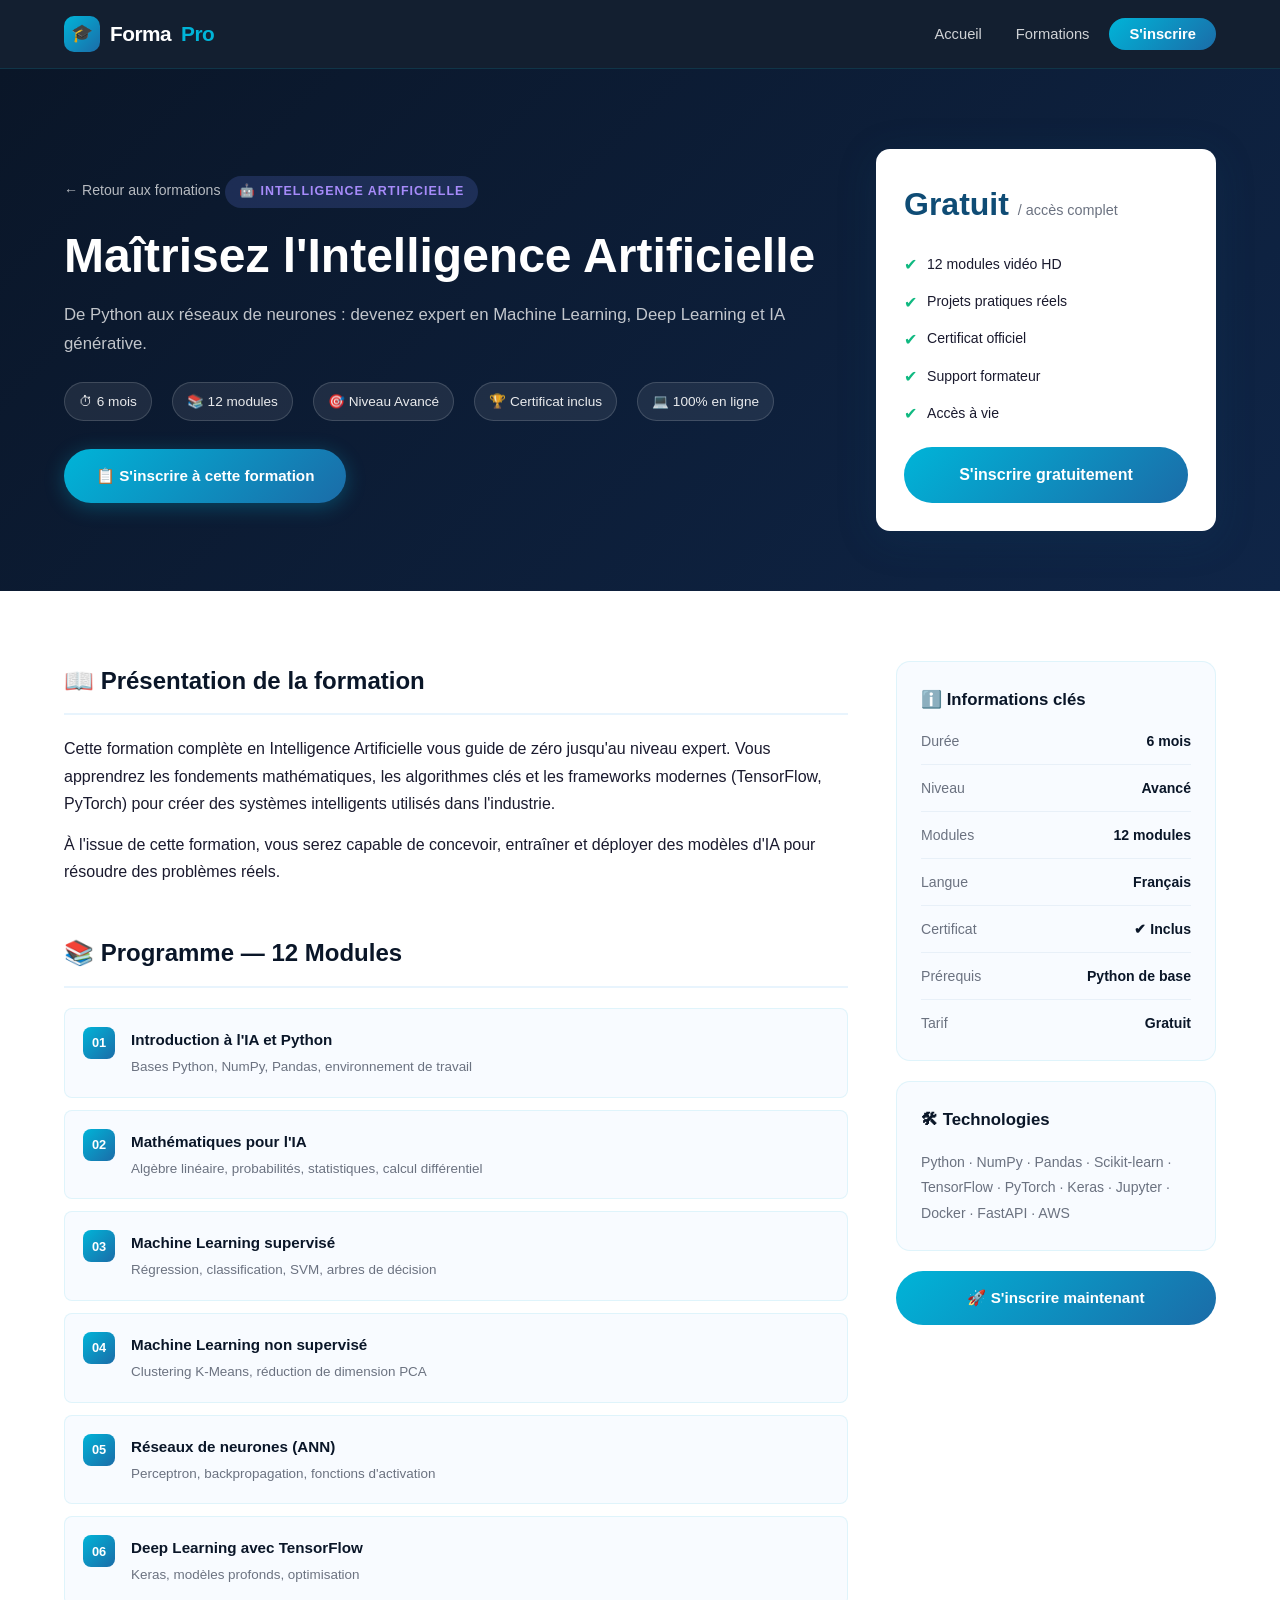
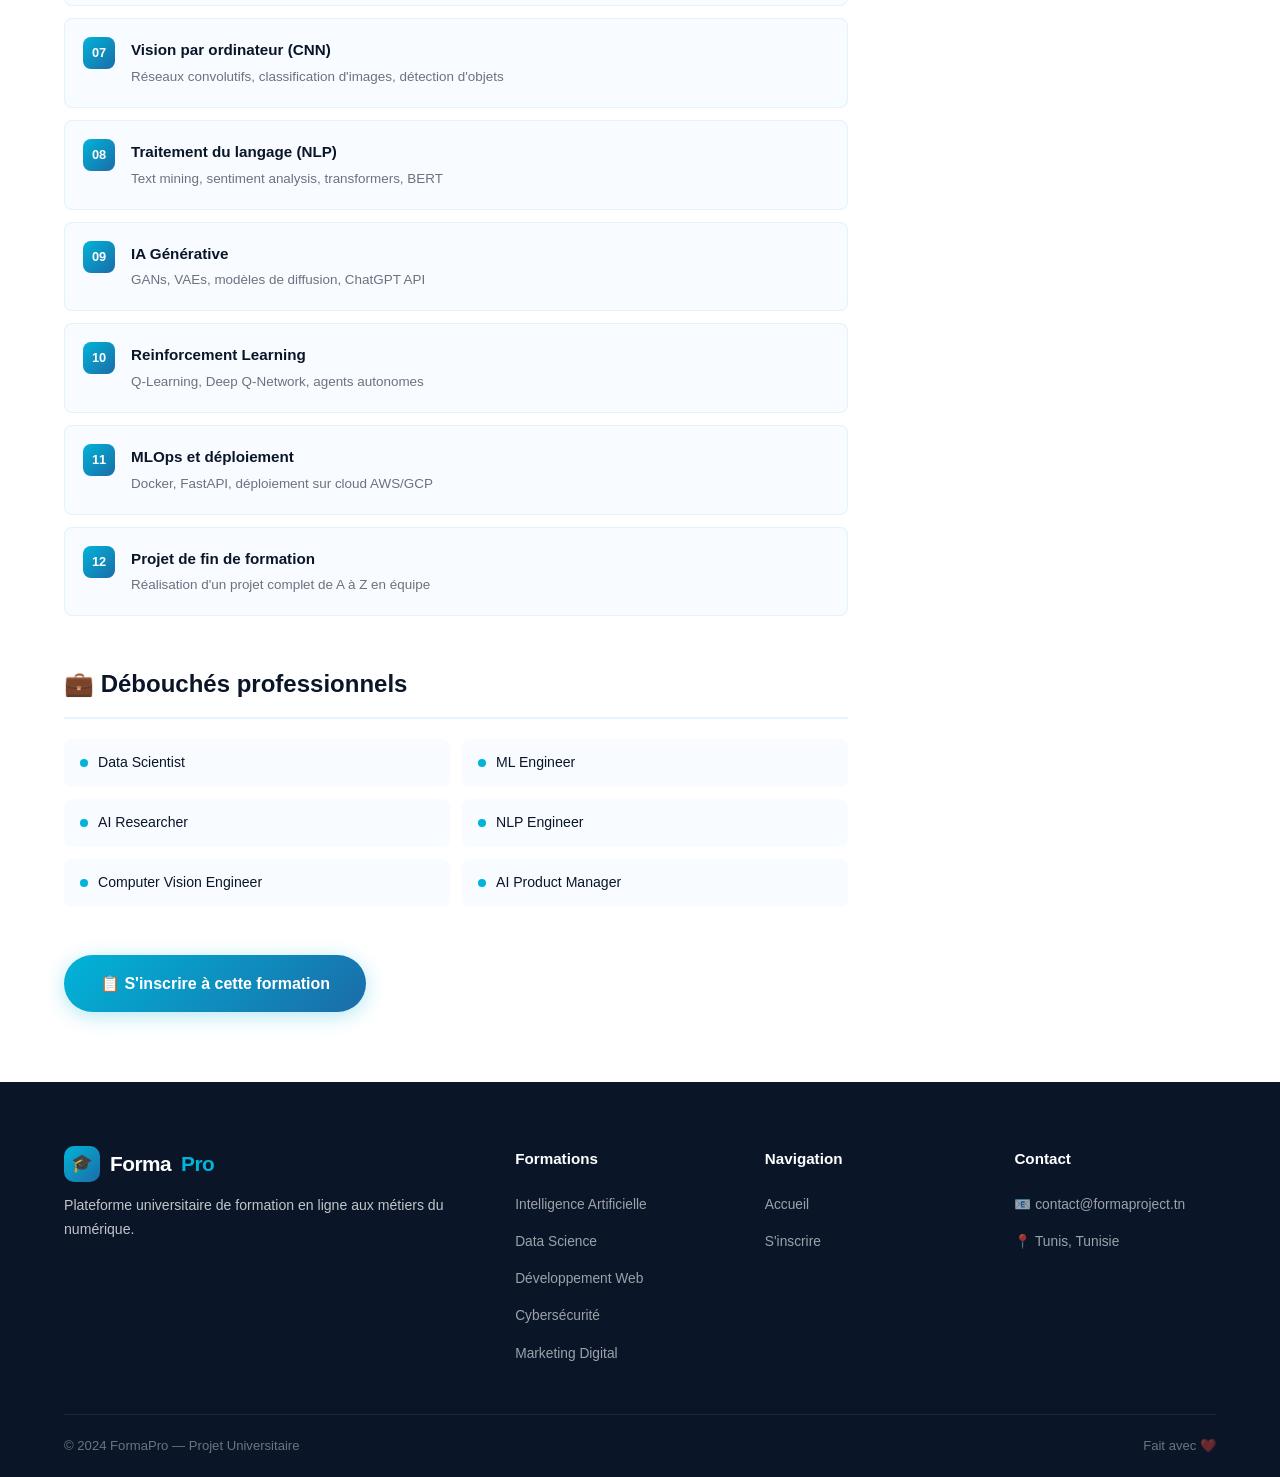
<file: ia.html>
<!DOCTYPE html>
<html lang="fr">
<head>
  <meta charset="UTF-8" />
  <meta name="viewport" content="width=device-width, initial-scale=1.0" />
  <title>Intelligence Artificielle — FormaPro</title>
  <link rel="stylesheet" href="style.css" />
</head>
<body>

  
  <header>
    <nav>
      <a href="index.html" class="nav-logo">
        <div class="logo-icon">🎓</div>
        Forma<span>Pro</span>
      </a>
      <ul class="nav-links" id="navLinks">
        <li><a href="index.html">Accueil</a></li>
        <li><a href="index.html#formations">Formations</a></li>
        <li><a href="inscription.html" class="nav-cta">S'inscrire</a></li>
      </ul>
      <button class="nav-toggle" id="navToggle"><span></span><span></span><span></span></button>
    </nav>
  </header>

  <main>
    
    <section class="formation-hero">
      <div class="container">
        <div>
          <a href="index.html" class="back-btn">← Retour aux formations</a>
          <span class="formation-tag" style="background:rgba(102,126,234,0.2);color:#a78bfa;">🤖 Intelligence Artificielle</span>
          <h1>Maîtrisez l'Intelligence Artificielle</h1>
          <p>De Python aux réseaux de neurones : devenez expert en Machine Learning, Deep Learning et IA générative.</p>

          <div class="formation-meta-row">
            <span class="meta-pill">⏱ 6 mois</span>
            <span class="meta-pill">📚 12 modules</span>
            <span class="meta-pill">🎯 Niveau Avancé</span>
            <span class="meta-pill">🏆 Certificat inclus</span>
            <span class="meta-pill">💻 100% en ligne</span>
          </div>

          <a href="inscription.html" class="btn-primary">📋 S'inscrire à cette formation</a>
        </div>

        
        <div class="formation-card-inscription">
          <div class="card-insc-price">Gratuit <span>/ accès complet</span></div>
          <ul class="card-insc-features">
            <li><span class="check">✔</span> 12 modules vidéo HD</li>
            <li><span class="check">✔</span> Projets pratiques réels</li>
            <li><span class="check">✔</span> Certificat officiel</li>
            <li><span class="check">✔</span> Support formateur</li>
            <li><span class="check">✔</span> Accès à vie</li>
          </ul>
          <a href="inscription.html" class="btn-insc">S'inscrire gratuitement</a>
        </div>
      </div>
    </section>

    
    <section class="formation-content" style="padding:70px 0;">
      <div class="container">
        <div class="formation-layout">

          
          <div>
            
            <div class="content-section">
              <h2>📖 Présentation de la formation</h2>
              <p>Cette formation complète en Intelligence Artificielle vous guide de zéro jusqu'au niveau expert. Vous apprendrez les fondements mathématiques, les algorithmes clés et les frameworks modernes (TensorFlow, PyTorch) pour créer des systèmes intelligents utilisés dans l'industrie.</p>
              <p style="margin-top:14px;">À l'issue de cette formation, vous serez capable de concevoir, entraîner et déployer des modèles d'IA pour résoudre des problèmes réels.</p>
            </div>

            
            <div class="content-section">
              <h2>📚 Programme — 12 Modules</h2>
              <ul class="modules-list">
                <li class="module-item">
                  <div class="module-num">01</div>
                  <div><div class="module-title">Introduction à l'IA et Python</div><div class="module-desc">Bases Python, NumPy, Pandas, environnement de travail</div></div>
                </li>
                <li class="module-item">
                  <div class="module-num">02</div>
                  <div><div class="module-title">Mathématiques pour l'IA</div><div class="module-desc">Algèbre linéaire, probabilités, statistiques, calcul différentiel</div></div>
                </li>
                <li class="module-item">
                  <div class="module-num">03</div>
                  <div><div class="module-title">Machine Learning supervisé</div><div class="module-desc">Régression, classification, SVM, arbres de décision</div></div>
                </li>
                <li class="module-item">
                  <div class="module-num">04</div>
                  <div><div class="module-title">Machine Learning non supervisé</div><div class="module-desc">Clustering K-Means, réduction de dimension PCA</div></div>
                </li>
                <li class="module-item">
                  <div class="module-num">05</div>
                  <div><div class="module-title">Réseaux de neurones (ANN)</div><div class="module-desc">Perceptron, backpropagation, fonctions d'activation</div></div>
                </li>
                <li class="module-item">
                  <div class="module-num">06</div>
                  <div><div class="module-title">Deep Learning avec TensorFlow</div><div class="module-desc">Keras, modèles profonds, optimisation</div></div>
                </li>
                <li class="module-item">
                  <div class="module-num">07</div>
                  <div><div class="module-title">Vision par ordinateur (CNN)</div><div class="module-desc">Réseaux convolutifs, classification d'images, détection d'objets</div></div>
                </li>
                <li class="module-item">
                  <div class="module-num">08</div>
                  <div><div class="module-title">Traitement du langage (NLP)</div><div class="module-desc">Text mining, sentiment analysis, transformers, BERT</div></div>
                </li>
                <li class="module-item">
                  <div class="module-num">09</div>
                  <div><div class="module-title">IA Générative</div><div class="module-desc">GANs, VAEs, modèles de diffusion, ChatGPT API</div></div>
                </li>
                <li class="module-item">
                  <div class="module-num">10</div>
                  <div><div class="module-title">Reinforcement Learning</div><div class="module-desc">Q-Learning, Deep Q-Network, agents autonomes</div></div>
                </li>
                <li class="module-item">
                  <div class="module-num">11</div>
                  <div><div class="module-title">MLOps et déploiement</div><div class="module-desc">Docker, FastAPI, déploiement sur cloud AWS/GCP</div></div>
                </li>
                <li class="module-item">
                  <div class="module-num">12</div>
                  <div><div class="module-title">Projet de fin de formation</div><div class="module-desc">Réalisation d'un projet complet de A à Z en équipe</div></div>
                </li>
              </ul>
            </div>

            
            <div class="content-section">
              <h2>💼 Débouchés professionnels</h2>
              <ul class="debouches-list">
                <li class="debouche-item"><div class="dot"></div>Data Scientist</li>
                <li class="debouche-item"><div class="dot"></div>ML Engineer</li>
                <li class="debouche-item"><div class="dot"></div>AI Researcher</li>
                <li class="debouche-item"><div class="dot"></div>NLP Engineer</li>
                <li class="debouche-item"><div class="dot"></div>Computer Vision Engineer</li>
                <li class="debouche-item"><div class="dot"></div>AI Product Manager</li>
              </ul>
            </div>

            
            <a href="inscription.html" class="btn-primary" style="font-size:1rem;padding:15px 36px;">
              📋 S'inscrire à cette formation
            </a>
          </div>

          
          <aside>
            <div class="sidebar-card">
              <h3>ℹ️ Informations clés</h3>
              <ul class="info-list">
                <li class="info-item"><span class="info-label">Durée</span><span class="info-value">6 mois</span></li>
                <li class="info-item"><span class="info-label">Niveau</span><span class="info-value">Avancé</span></li>
                <li class="info-item"><span class="info-label">Modules</span><span class="info-value">12 modules</span></li>
                <li class="info-item"><span class="info-label">Langue</span><span class="info-value">Français</span></li>
                <li class="info-item"><span class="info-label">Certificat</span><span class="info-value">✔ Inclus</span></li>
                <li class="info-item"><span class="info-label">Prérequis</span><span class="info-value">Python de base</span></li>
                <li class="info-item"><span class="info-label">Tarif</span><span class="info-value">Gratuit</span></li>
              </ul>
            </div>

            <div class="sidebar-card">
              <h3>🛠 Technologies</h3>
              <p style="font-size:0.88rem;color:var(--text-light);line-height:1.8;">
                Python · NumPy · Pandas · Scikit-learn · TensorFlow · PyTorch · Keras · Jupyter · Docker · FastAPI · AWS
              </p>
            </div>

            <a href="inscription.html" class="btn-insc" style="display:block;text-align:center;padding:14px;border-radius:50px;background:linear-gradient(135deg,var(--accent),var(--secondary));color:white;font-weight:700;font-size:0.95rem;transition:all .3s;">
              🚀 S'inscrire maintenant
            </a>
          </aside>
        </div>
      </div>
    </section>
  </main>

  
  <footer>
    <div class="container">
      <div class="footer-grid">
        <div class="footer-brand">
          <a href="index.html" class="nav-logo" style="margin-bottom:12px;display:inline-flex;">
            <div class="logo-icon">🎓</div>Forma<span>Pro</span>
          </a>
          <p>Plateforme universitaire de formation en ligne aux métiers du numérique.</p>
        </div>
        <div class="footer-col">
          <h4>Formations</h4>
          <ul>
            <li><a href="ia.html">Intelligence Artificielle</a></li>
            <li><a href="datascience.html">Data Science</a></li>
            <li><a href="web.html">Développement Web</a></li>
            <li><a href="cyber.html">Cybersécurité</a></li>
            <li><a href="marketing.html">Marketing Digital</a></li>
          </ul>
        </div>
        <div class="footer-col">
          <h4>Navigation</h4>
          <ul>
            <li><a href="index.html">Accueil</a></li>
            <li><a href="inscription.html">S'inscrire</a></li>
          </ul>
        </div>
        <div class="footer-col">
          <h4>Contact</h4>
          <ul>
            <li><a href="#">📧 contact@formaproject.tn</a></li>
            <li><a href="#">📍 Tunis, Tunisie</a></li>
          </ul>
        </div>
      </div>
      <div class="footer-bottom">
        <span>© 2024 FormaPro — Projet Universitaire</span>
        <span>Fait avec ❤️</span>
      </div>
    </div>
  </footer>

  <script>
    const toggle = document.getElementById('navToggle');
    const links  = document.getElementById('navLinks');
    toggle.addEventListener('click', () => links.classList.toggle('open'));
  </script>
</body>
</html>
</file>
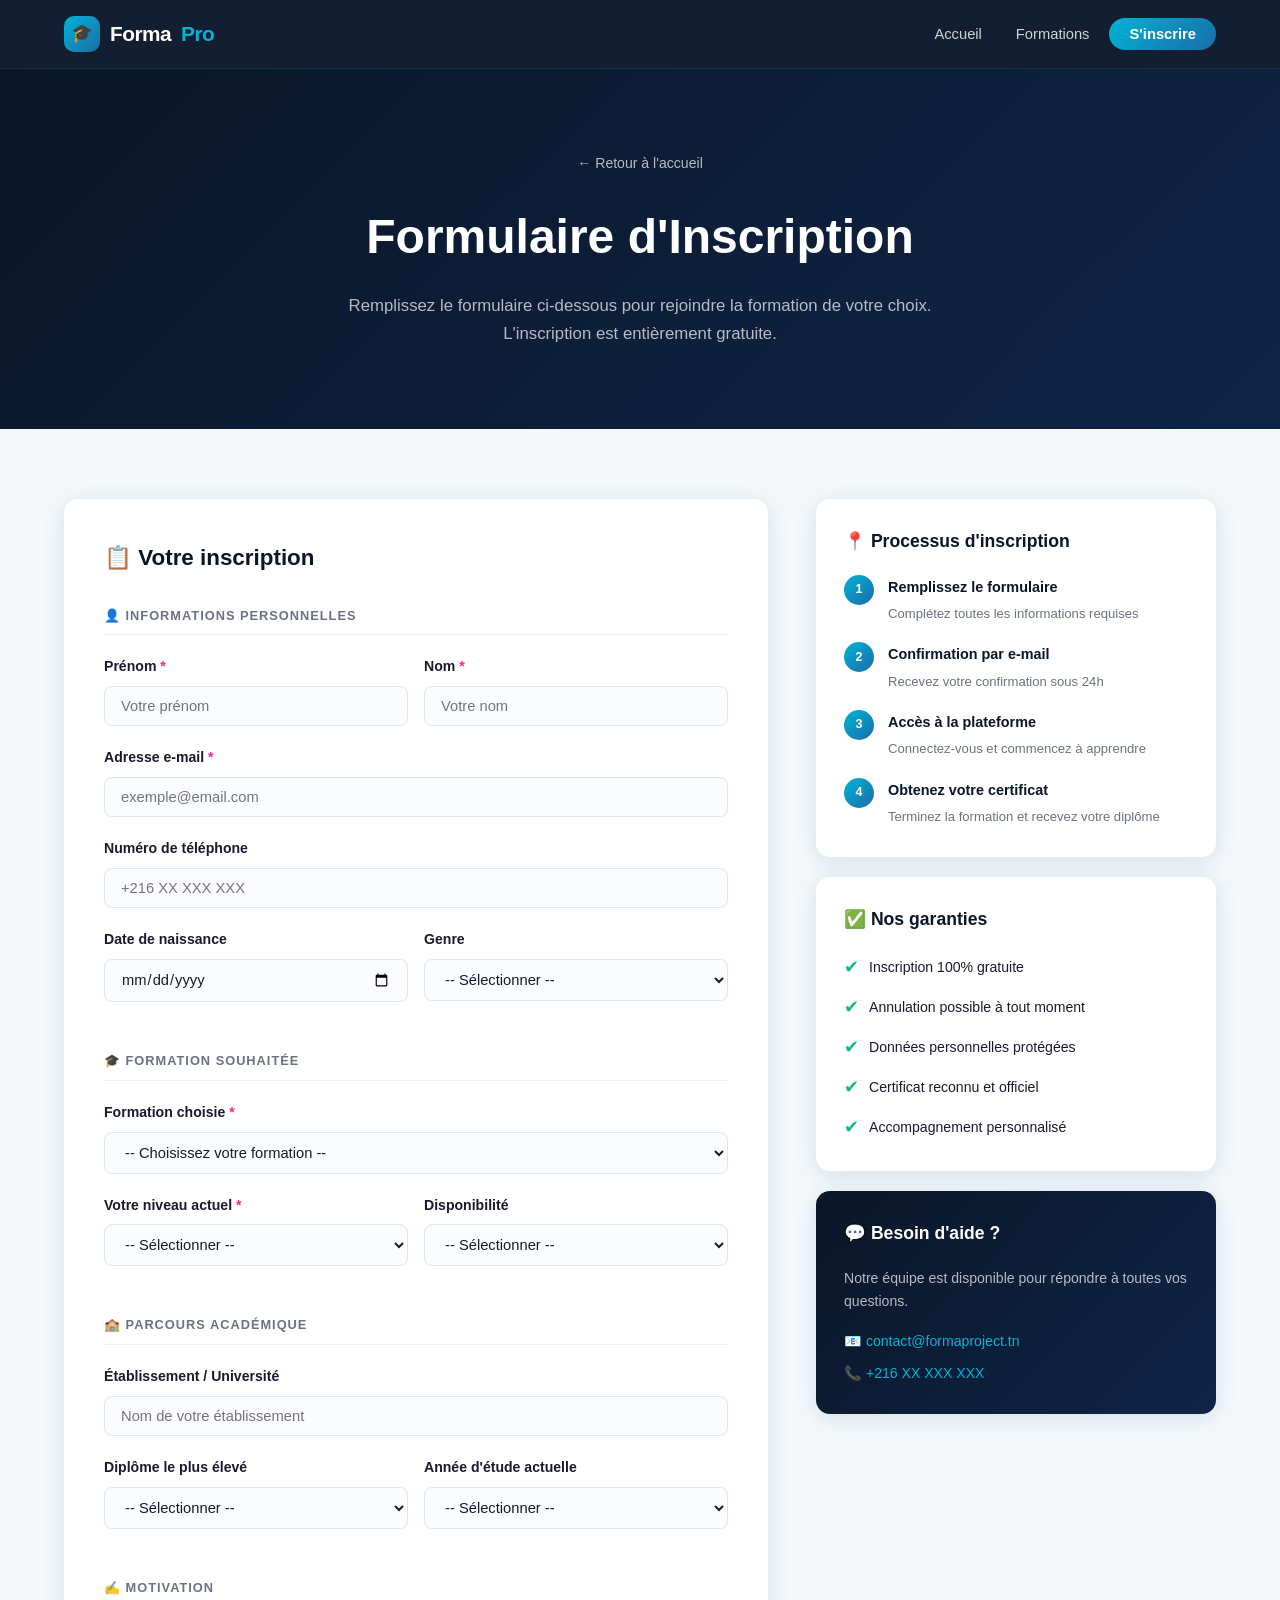
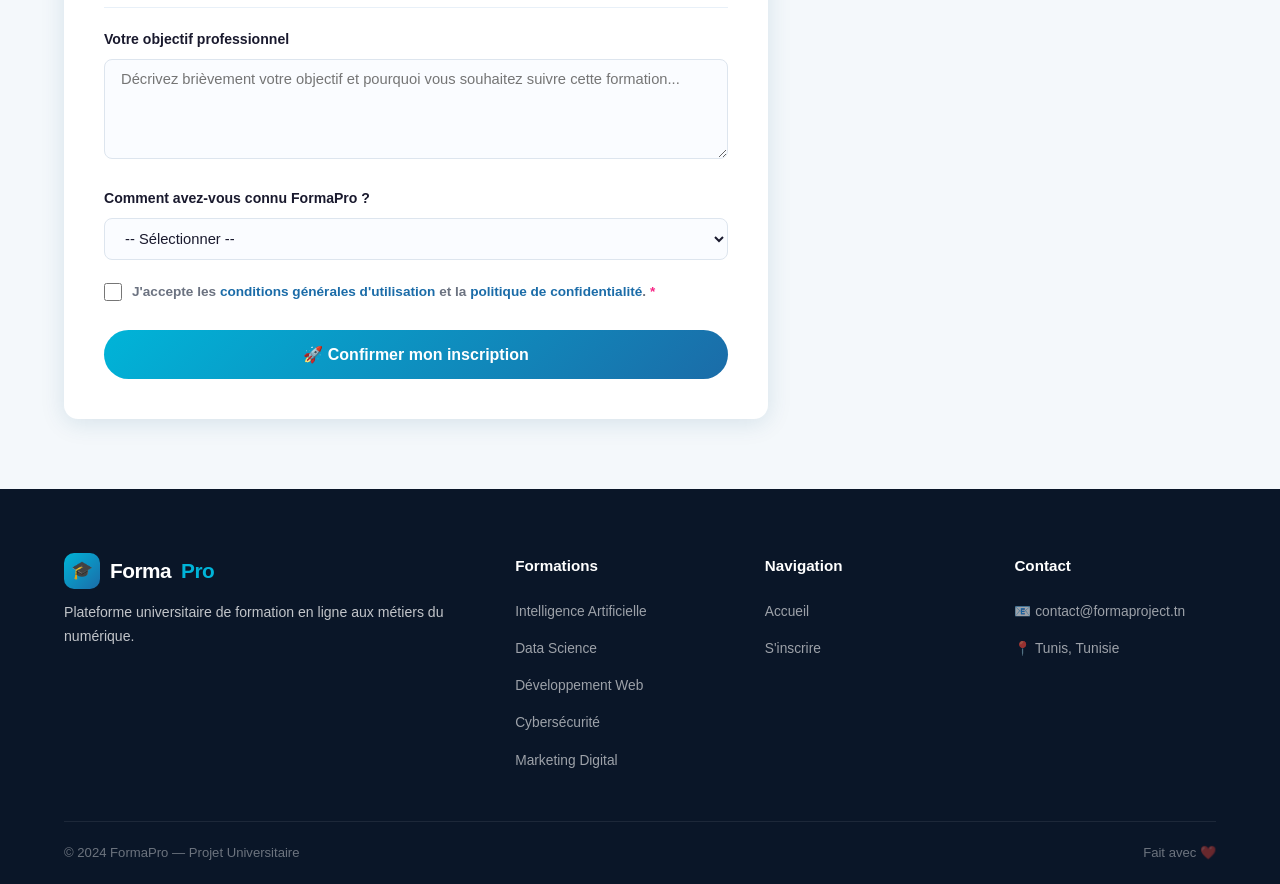
<file: inscription.html>
<!DOCTYPE html>
<html lang="fr">
<head>
  <meta charset="UTF-8" />
  <meta name="viewport" content="width=device-width, initial-scale=1.0" />
  <title>Formulaire d'Inscription — FormaPro</title>
  <link rel="stylesheet" href="style.css" />
</head>
<body>

  
  <header>
    <nav>
      <a href="index.html" class="nav-logo"><div class="logo-icon">🎓</div>Forma<span>Pro</span></a>
      <ul class="nav-links" id="navLinks">
        <li><a href="index.html">Accueil</a></li>
        <li><a href="index.html#formations">Formations</a></li>
        <li><a href="inscription.html" class="active nav-cta">S'inscrire</a></li>
      </ul>
      <button class="nav-toggle" id="navToggle"><span></span><span></span><span></span></button>
    </nav>
  </header>

  <main>
    
    <section class="insc-hero">
      <div class="container">
        <a href="index.html" class="back-btn" style="justify-content:center;display:inline-flex;margin-bottom:20px;">← Retour à l'accueil</a>
        <h1>Formulaire d'Inscription</h1>
        <p>Remplissez le formulaire ci-dessous pour rejoindre la formation de votre choix.<br>L'inscription est entièrement gratuite.</p>
      </div>
    </section>

    
    <section class="insc-section">
      <div class="container">
        <div class="insc-layout">

          
          <div class="form-card">
            <h2 class="form-title">📋 Votre inscription</h2>

            <form id="inscriptionForm" action="#" method="post" novalidate>

              <!-- Informations personnelles -->
              <p class="form-divider">👤 Informations personnelles</p>

              <div class="form-row">
                <div class="form-group">
                  <label for="prenom">Prénom <span class="req">*</span></label>
                  <input type="text" id="prenom" name="prenom" placeholder="Votre prénom" required />
                </div>
                <div class="form-group">
                  <label for="nom">Nom <span class="req">*</span></label>
                  <input type="text" id="nom" name="nom" placeholder="Votre nom" required />
                </div>
              </div>

              <div class="form-group">
                <label for="email">Adresse e-mail <span class="req">*</span></label>
                <input type="email" id="email" name="email" placeholder="exemple@email.com" required />
              </div>

              <div class="form-group">
                <label for="telephone">Numéro de téléphone</label>
                <input type="tel" id="telephone" name="telephone" placeholder="+216 XX XXX XXX" />
              </div>

              <div class="form-row">
                <div class="form-group">
                  <label for="dateNaissance">Date de naissance</label>
                  <input type="date" id="dateNaissance" name="dateNaissance" />
                </div>
                <div class="form-group">
                  <label for="genre">Genre</label>
                  <select id="genre" name="genre">
                    <option value="">-- Sélectionner --</option>
                    <option value="homme">Homme</option>
                    <option value="femme">Femme</option>
                    <option value="autre">Autre</option>
                  </select>
                </div>
              </div>

              
              <p class="form-divider">🎓 Formation souhaitée</p>

              <div class="form-group">
                <label for="formation">Formation choisie <span class="req">*</span></label>
                <select id="formation" name="formation" required>
                  <option value="">-- Choisissez votre formation --</option>
                  <option value="ia">🤖 Intelligence Artificielle</option>
                  <option value="datascience">📊 Data Science</option>
                  <option value="web">💻 Développement Web</option>
                  <option value="cyber">🔒 Cybersécurité</option>
                  <option value="marketing">📱 Marketing Digital</option>
                  <option value="cloud">☁️ Cloud Computing</option>
                </select>
              </div>

              <div class="form-row">
                <div class="form-group">
                  <label for="niveau">Votre niveau actuel <span class="req">*</span></label>
                  <select id="niveau" name="niveau" required>
                    <option value="">-- Sélectionner --</option>
                    <option value="debutant">Débutant complet</option>
                    <option value="elementaire">Élémentaire</option>
                    <option value="intermediaire">Intermédiaire</option>
                    <option value="avance">Avancé</option>
                  </select>
                </div>
                <div class="form-group">
                  <label for="disponibilite">Disponibilité</label>
                  <select id="disponibilite" name="disponibilite">
                    <option value="">-- Sélectionner --</option>
                    <option value="temps-plein">Temps plein</option>
                    <option value="temps-partiel">Temps partiel</option>
                    <option value="weekend">Week-end uniquement</option>
                    <option value="soir">Soirées uniquement</option>
                  </select>
                </div>
              </div>

              
              <p class="form-divider">🏫 Parcours académique</p>

              <div class="form-group">
                <label for="etablissement">Établissement / Université</label>
                <input type="text" id="etablissement" name="etablissement" placeholder="Nom de votre établissement" />
              </div>

              <div class="form-row">
                <div class="form-group">
                  <label for="diplome">Diplôme le plus élevé</label>
                  <select id="diplome" name="diplome">
                    <option value="">-- Sélectionner --</option>
                    <option value="bac">Baccalauréat</option>
                    <option value="licence">Licence (Bac+3)</option>
                    <option value="master">Master (Bac+5)</option>
                    <option value="doctorat">Doctorat</option>
                    <option value="autre">Autre</option>
                  </select>
                </div>
                <div class="form-group">
                  <label for="anneeEtude">Année d'étude actuelle</label>
                  <select id="anneeEtude" name="anneeEtude">
                    <option value="">-- Sélectionner --</option>
                    <option value="l1">Licence 1</option>
                    <option value="l2">Licence 2</option>
                    <option value="l3">Licence 3</option>
                    <option value="m1">Master 1</option>
                    <option value="m2">Master 2</option>
                    <option value="pro">Professionnel</option>
                  </select>
                </div>
              </div>

              
              <p class="form-divider">✍️ Motivation</p>

              <div class="form-group">
                <label for="objectif">Votre objectif professionnel</label>
                <textarea id="objectif" name="objectif" rows="3" placeholder="Décrivez brièvement votre objectif et pourquoi vous souhaitez suivre cette formation..."></textarea>
              </div>

              <div class="form-group">
                <label for="comment">Comment avez-vous connu FormaPro ?</label>
                <select id="comment" name="comment">
                  <option value="">-- Sélectionner --</option>
                  <option value="bouche">Bouche à oreille</option>
                  <option value="facebook">Facebook</option>
                  <option value="instagram">Instagram</option>
                  <option value="linkedin">LinkedIn</option>
                  <option value="google">Recherche Google</option>
                  <option value="universite">Mon université</option>
                  <option value="autre">Autre</option>
                </select>
              </div>

             
              <div class="form-group" style="display:flex;align-items:flex-start;gap:10px;margin-top:8px;">
                <input type="checkbox" id="cgu" name="cgu" required style="width:18px;height:18px;margin-top:3px;flex-shrink:0;accent-color:var(--accent);" />
                <label for="cgu" style="font-size:0.85rem;color:var(--text-light);cursor:pointer;">
                  J'accepte les <a href="#" style="color:var(--secondary);font-weight:600;">conditions générales d'utilisation</a> et la <a href="#" style="color:var(--secondary);font-weight:600;">politique de confidentialité</a>. <span class="req">*</span>
                </label>
              </div>

              
              <button type="submit" class="btn-submit" id="submitBtn">
                🚀 Confirmer mon inscription
              </button>

            </form>

            
            <div id="successMsg" style="display:none;text-align:center;padding:40px 20px;background:#f0fdf4;border-radius:var(--radius);border:1px solid #86efac;margin-top:20px;">
              <div style="font-size:3rem;margin-bottom:16px;">🎉</div>
              <h3 style="font-family:var(--font-head);font-size:1.4rem;color:#166534;margin-bottom:8px;">Inscription réussie !</h3>
              <p style="color:#15803d;font-size:0.95rem;">Votre demande a bien été enregistrée. Vous recevrez un e-mail de confirmation dans les 24h.</p>
              <a href="index.html" class="btn-primary" style="display:inline-flex;margin-top:20px;">← Retour à l'accueil</a>
            </div>
          </div>

          
          <aside>
            
            <div class="insc-info-card">
              <h3>📍 Processus d'inscription</h3>
              <ul class="step-list">
                <li class="step-item">
                  <div class="step-num">1</div>
                  <div class="step-text"><strong>Remplissez le formulaire</strong><span>Complétez toutes les informations requises</span></div>
                </li>
                <li class="step-item">
                  <div class="step-num">2</div>
                  <div class="step-text"><strong>Confirmation par e-mail</strong><span>Recevez votre confirmation sous 24h</span></div>
                </li>
                <li class="step-item">
                  <div class="step-num">3</div>
                  <div class="step-text"><strong>Accès à la plateforme</strong><span>Connectez-vous et commencez à apprendre</span></div>
                </li>
                <li class="step-item">
                  <div class="step-num">4</div>
                  <div class="step-text"><strong>Obtenez votre certificat</strong><span>Terminez la formation et recevez votre diplôme</span></div>
                </li>
              </ul>
            </div>

            
            <div class="insc-info-card">
              <h3>✅ Nos garanties</h3>
              <ul style="display:flex;flex-direction:column;gap:10px;">
                <li style="display:flex;align-items:center;gap:10px;font-size:0.88rem;"><span style="color:#10b981;font-size:1.1rem;">✔</span> Inscription 100% gratuite</li>
                <li style="display:flex;align-items:center;gap:10px;font-size:0.88rem;"><span style="color:#10b981;font-size:1.1rem;">✔</span> Annulation possible à tout moment</li>
                <li style="display:flex;align-items:center;gap:10px;font-size:0.88rem;"><span style="color:#10b981;font-size:1.1rem;">✔</span> Données personnelles protégées</li>
                <li style="display:flex;align-items:center;gap:10px;font-size:0.88rem;"><span style="color:#10b981;font-size:1.1rem;">✔</span> Certificat reconnu et officiel</li>
                <li style="display:flex;align-items:center;gap:10px;font-size:0.88rem;"><span style="color:#10b981;font-size:1.1rem;">✔</span> Accompagnement personnalisé</li>
              </ul>
            </div>

            
            <div class="insc-info-card" style="background:linear-gradient(135deg,var(--dark),#0f2547);color:white;">
              <h3 style="color:white;">💬 Besoin d'aide ?</h3>
              <p style="font-size:0.88rem;color:rgba(255,255,255,0.7);margin-bottom:16px;">Notre équipe est disponible pour répondre à toutes vos questions.</p>
              <a href="mailto:contact@formaproject.tn" style="display:flex;align-items:center;gap:8px;font-size:0.88rem;color:var(--accent);">📧 contact@formaproject.tn</a>
              <a href="tel:+21600000000" style="display:flex;align-items:center;gap:8px;font-size:0.88rem;color:var(--accent);margin-top:8px;">📞 +216 XX XXX XXX</a>
            </div>
          </aside>
        </div>
      </div>
    </section>
  </main>

  
  <footer>
    <div class="container">
      <div class="footer-grid">
        <div class="footer-brand">
          <a href="index.html" class="nav-logo" style="margin-bottom:12px;display:inline-flex;"><div class="logo-icon">🎓</div>Forma<span>Pro</span></a>
          <p>Plateforme universitaire de formation en ligne aux métiers du numérique.</p>
        </div>
        <div class="footer-col"><h4>Formations</h4><ul>
          <li><a href="ia.html">Intelligence Artificielle</a></li>
          <li><a href="datascience.html">Data Science</a></li>
          <li><a href="web.html">Développement Web</a></li>
          <li><a href="cyber.html">Cybersécurité</a></li>
          <li><a href="marketing.html">Marketing Digital</a></li>
        </ul></div>
        <div class="footer-col"><h4>Navigation</h4><ul>
          <li><a href="index.html">Accueil</a></li>
          <li><a href="inscription.html">S'inscrire</a></li>
        </ul></div>
        <div class="footer-col"><h4>Contact</h4><ul>
          <li><a href="#">📧 contact@formaproject.tn</a></li>
          <li><a href="#">📍 Tunis, Tunisie</a></li>
        </ul></div>
      </div>
      <div class="footer-bottom"><span>© 2024 FormaPro — Projet Universitaire</span><span>Fait avec ❤️</span></div>
    </div>
  </footer>

  <script>
    
    document.getElementById('navToggle').addEventListener('click', () =>
      document.getElementById('navLinks').classList.toggle('open'));

    
    const params = new URLSearchParams(window.location.search);
    const formationParam = params.get('formation');
    if (formationParam) {
      const select = document.getElementById('formation');
      if (select) select.value = formationParam;
    }

    
    document.getElementById('inscriptionForm').addEventListener('submit', function(e) {
      e.preventDefault();

      const prenom  = document.getElementById('prenom').value.trim();
      const nom     = document.getElementById('nom').value.trim();
      const email   = document.getElementById('email').value.trim();
      const form    = document.getElementById('formation').value;
      const niveau  = document.getElementById('niveau').value;
      const cgu     = document.getElementById('cgu').checked;

      if (!prenom || !nom || !email || !form || !niveau || !cgu) {
        alert('⚠️ Veuillez remplir tous les champs obligatoires (marqués *).');
        return;
      }

      const emailRegex = /^[^\s@]+@[^\s@]+\.[^\s@]+$/;
      if (!emailRegex.test(email)) {
        alert('⚠️ Veuillez entrer une adresse e-mail valide.');
        return;
      }

      
      document.getElementById('inscriptionForm').style.display = 'none';
      document.getElementById('successMsg').style.display = 'block';
      window.scrollTo({ top: 0, behavior: 'smooth' });
    });
  </script>
</body>
</html>
</file>
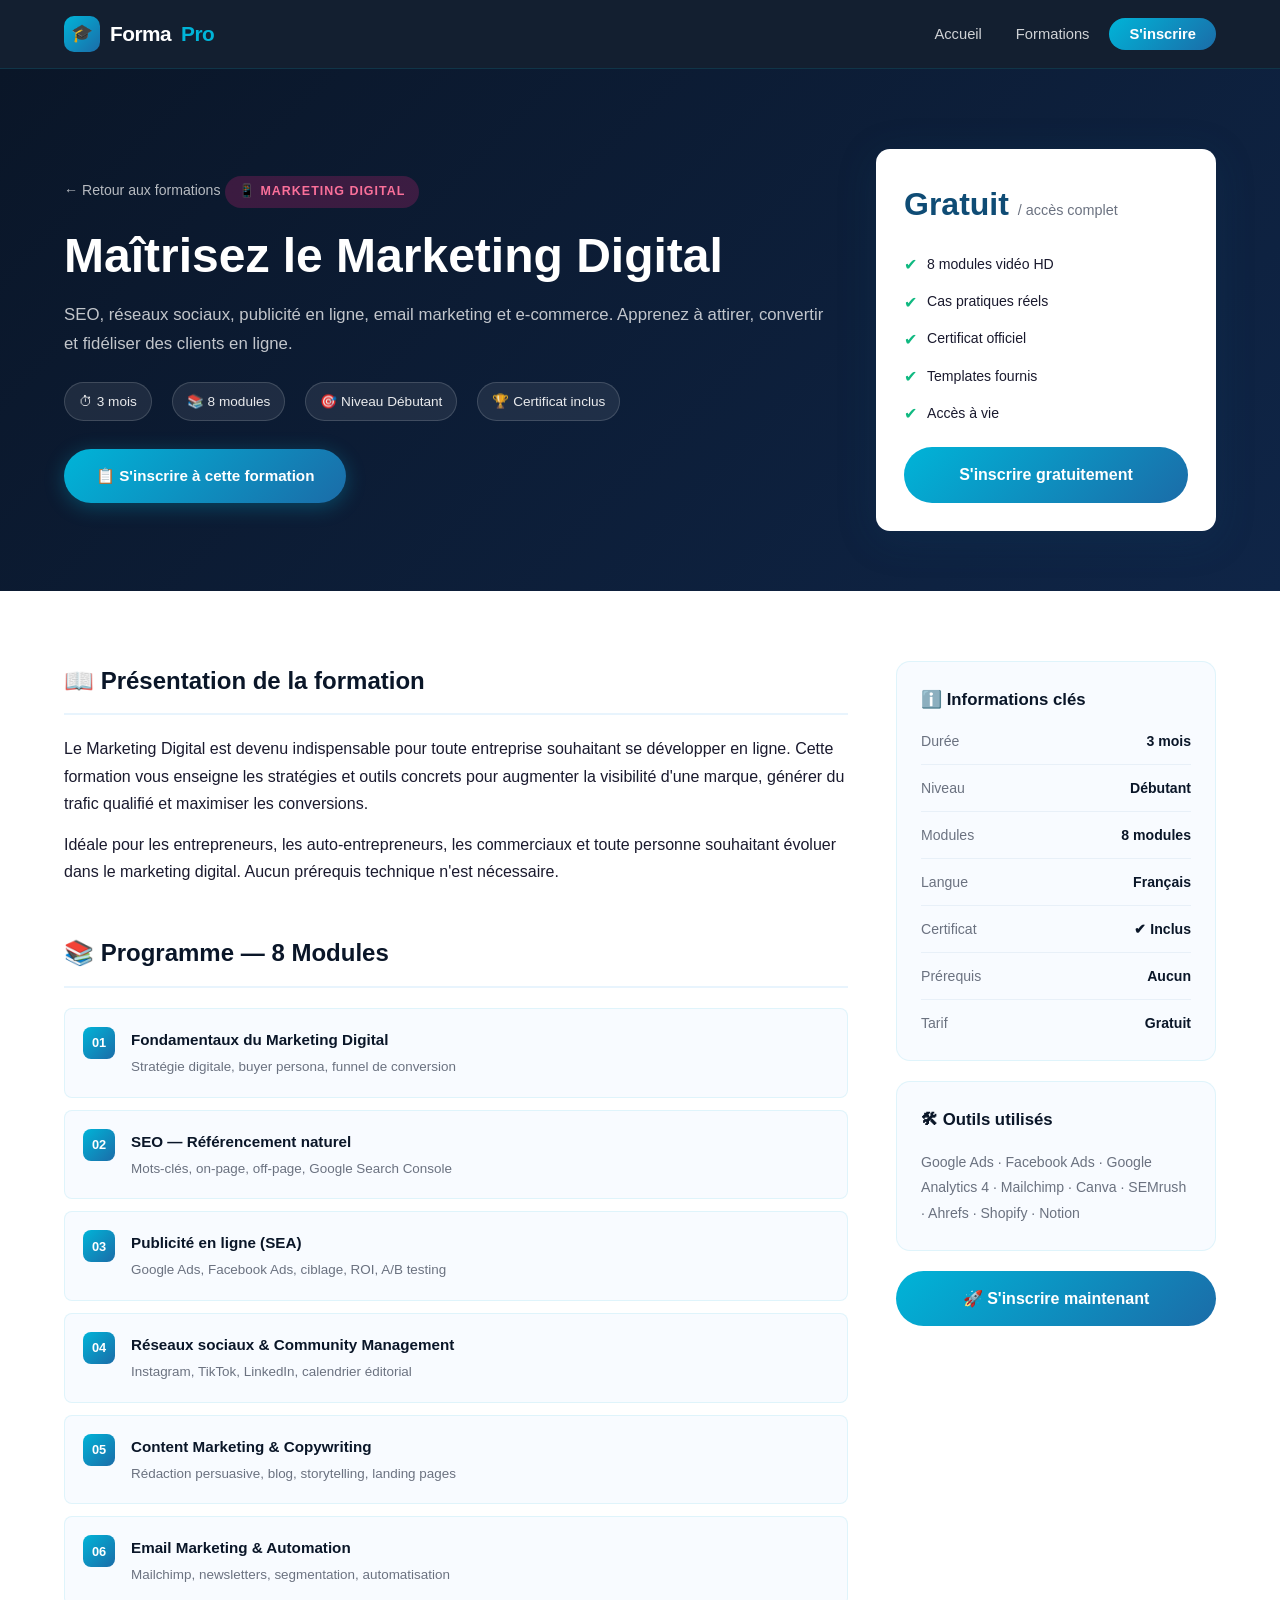
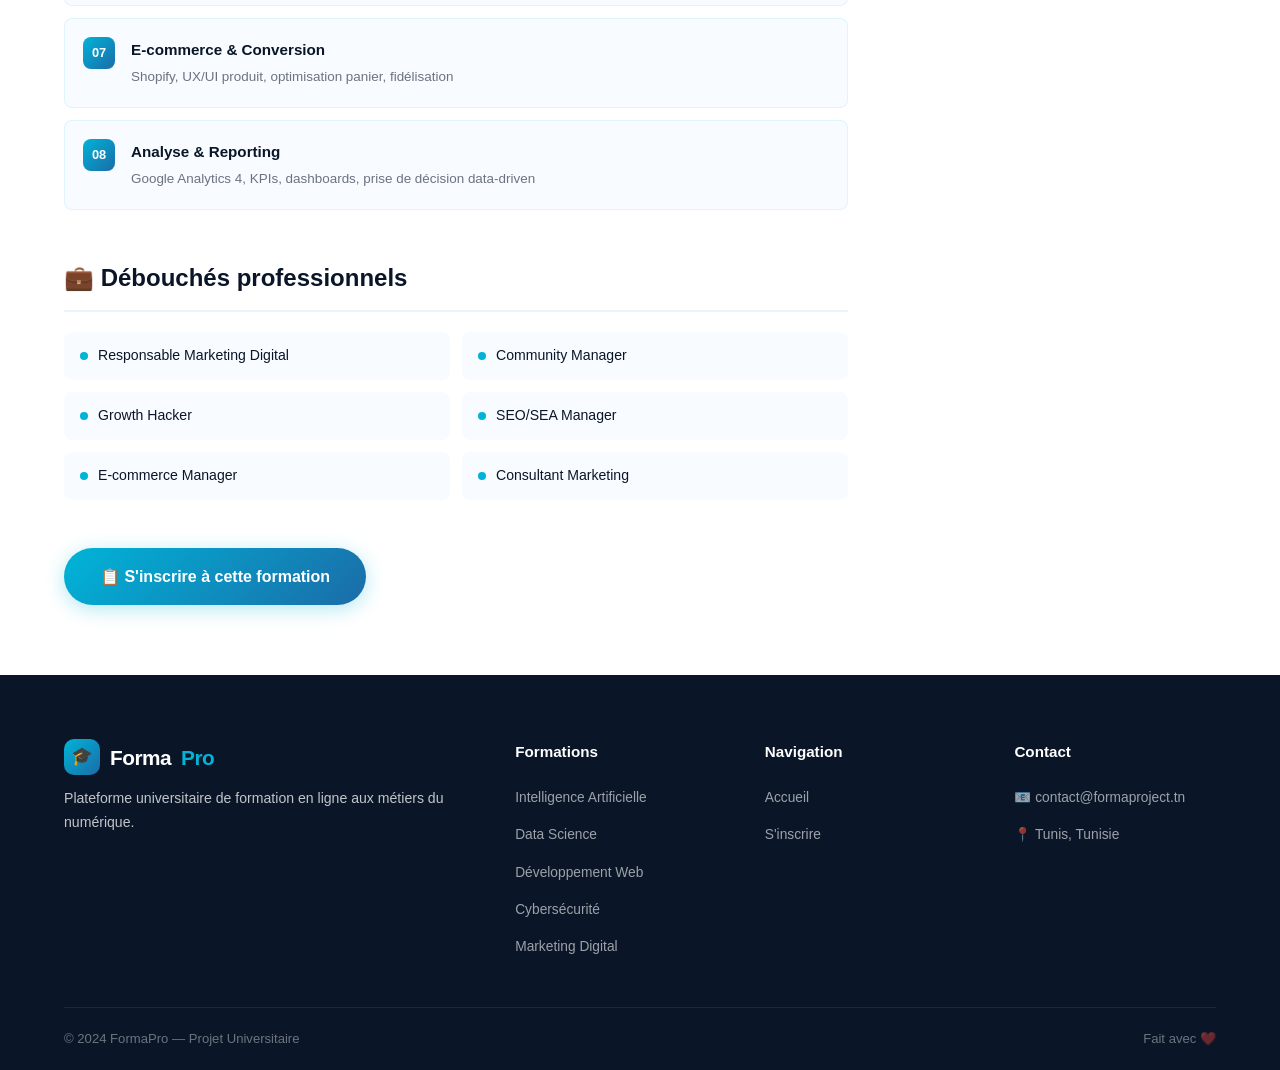
<file: marketing.html>
<!DOCTYPE html>
<html lang="fr">
<head>
  <meta charset="UTF-8" />
  <meta name="viewport" content="width=device-width, initial-scale=1.0" />
  <title>Marketing Digital — FormaPro</title>
  <link rel="stylesheet" href="style.css" />
</head>
<body>

  <header>
    <nav>
      <a href="index.html" class="nav-logo"><div class="logo-icon">🎓</div>Forma<span>Pro</span></a>
      <ul class="nav-links" id="navLinks">
        <li><a href="index.html">Accueil</a></li>
        <li><a href="index.html#formations">Formations</a></li>
        <li><a href="inscription.html" class="nav-cta">S'inscrire</a></li>
      </ul>
      <button class="nav-toggle" id="navToggle"><span></span><span></span><span></span></button>
    </nav>
  </header>

  <main>
    <section class="formation-hero">
      <div class="container">
        <div>
          <a href="index.html" class="back-btn">← Retour aux formations</a>
          <span class="formation-tag" style="background:rgba(247,37,133,0.2);color:#fa709a;">📱 Marketing Digital</span>
          <h1>Maîtrisez le Marketing Digital</h1>
          <p>SEO, réseaux sociaux, publicité en ligne, email marketing et e-commerce. Apprenez à attirer, convertir et fidéliser des clients en ligne.</p>
          <div class="formation-meta-row">
            <span class="meta-pill">⏱ 3 mois</span>
            <span class="meta-pill">📚 8 modules</span>
            <span class="meta-pill">🎯 Niveau Débutant</span>
            <span class="meta-pill">🏆 Certificat inclus</span>
          </div>
          <a href="inscription.html" class="btn-primary">📋 S'inscrire à cette formation</a>
        </div>
        <div class="formation-card-inscription">
          <div class="card-insc-price">Gratuit <span>/ accès complet</span></div>
          <ul class="card-insc-features">
            <li><span class="check">✔</span> 8 modules vidéo HD</li>
            <li><span class="check">✔</span> Cas pratiques réels</li>
            <li><span class="check">✔</span> Certificat officiel</li>
            <li><span class="check">✔</span> Templates fournis</li>
            <li><span class="check">✔</span> Accès à vie</li>
          </ul>
          <a href="inscription.html" class="btn-insc">S'inscrire gratuitement</a>
        </div>
      </div>
    </section>

    <section class="formation-content" style="padding:70px 0;">
      <div class="container">
        <div class="formation-layout">
          <div>
            <div class="content-section">
              <h2>📖 Présentation de la formation</h2>
              <p>Le Marketing Digital est devenu indispensable pour toute entreprise souhaitant se développer en ligne. Cette formation vous enseigne les stratégies et outils concrets pour augmenter la visibilité d'une marque, générer du trafic qualifié et maximiser les conversions.</p>
              <p style="margin-top:14px;">Idéale pour les entrepreneurs, les auto-entrepreneurs, les commerciaux et toute personne souhaitant évoluer dans le marketing digital. Aucun prérequis technique n'est nécessaire.</p>
            </div>

            <div class="content-section">
              <h2>📚 Programme — 8 Modules</h2>
              <ul class="modules-list">
                <li class="module-item"><div class="module-num">01</div><div><div class="module-title">Fondamentaux du Marketing Digital</div><div class="module-desc">Stratégie digitale, buyer persona, funnel de conversion</div></div></li>
                <li class="module-item"><div class="module-num">02</div><div><div class="module-title">SEO — Référencement naturel</div><div class="module-desc">Mots-clés, on-page, off-page, Google Search Console</div></div></li>
                <li class="module-item"><div class="module-num">03</div><div><div class="module-title">Publicité en ligne (SEA)</div><div class="module-desc">Google Ads, Facebook Ads, ciblage, ROI, A/B testing</div></div></li>
                <li class="module-item"><div class="module-num">04</div><div><div class="module-title">Réseaux sociaux & Community Management</div><div class="module-desc">Instagram, TikTok, LinkedIn, calendrier éditorial</div></div></li>
                <li class="module-item"><div class="module-num">05</div><div><div class="module-title">Content Marketing & Copywriting</div><div class="module-desc">Rédaction persuasive, blog, storytelling, landing pages</div></div></li>
                <li class="module-item"><div class="module-num">06</div><div><div class="module-title">Email Marketing & Automation</div><div class="module-desc">Mailchimp, newsletters, segmentation, automatisation</div></div></li>
                <li class="module-item"><div class="module-num">07</div><div><div class="module-title">E-commerce & Conversion</div><div class="module-desc">Shopify, UX/UI produit, optimisation panier, fidélisation</div></div></li>
                <li class="module-item"><div class="module-num">08</div><div><div class="module-title">Analyse & Reporting</div><div class="module-desc">Google Analytics 4, KPIs, dashboards, prise de décision data-driven</div></div></li>
              </ul>
            </div>

            <div class="content-section">
              <h2>💼 Débouchés professionnels</h2>
              <ul class="debouches-list">
                <li class="debouche-item"><div class="dot"></div>Responsable Marketing Digital</li>
                <li class="debouche-item"><div class="dot"></div>Community Manager</li>
                <li class="debouche-item"><div class="dot"></div>Growth Hacker</li>
                <li class="debouche-item"><div class="dot"></div>SEO/SEA Manager</li>
                <li class="debouche-item"><div class="dot"></div>E-commerce Manager</li>
                <li class="debouche-item"><div class="dot"></div>Consultant Marketing</li>
              </ul>
            </div>

            <a href="inscription.html" class="btn-primary" style="font-size:1rem;padding:15px 36px;">📋 S'inscrire à cette formation</a>
          </div>

          <aside>
            <div class="sidebar-card">
              <h3>ℹ️ Informations clés</h3>
              <ul class="info-list">
                <li class="info-item"><span class="info-label">Durée</span><span class="info-value">3 mois</span></li>
                <li class="info-item"><span class="info-label">Niveau</span><span class="info-value">Débutant</span></li>
                <li class="info-item"><span class="info-label">Modules</span><span class="info-value">8 modules</span></li>
                <li class="info-item"><span class="info-label">Langue</span><span class="info-value">Français</span></li>
                <li class="info-item"><span class="info-label">Certificat</span><span class="info-value">✔ Inclus</span></li>
                <li class="info-item"><span class="info-label">Prérequis</span><span class="info-value">Aucun</span></li>
                <li class="info-item"><span class="info-label">Tarif</span><span class="info-value">Gratuit</span></li>
              </ul>
            </div>
            <div class="sidebar-card">
              <h3>🛠 Outils utilisés</h3>
              <p style="font-size:0.88rem;color:var(--text-light);line-height:1.8;">Google Ads · Facebook Ads · Google Analytics 4 · Mailchimp · Canva · SEMrush · Ahrefs · Shopify · Notion</p>
            </div>
            <a href="inscription.html" class="btn-insc" style="display:block;text-align:center;padding:14px;border-radius:50px;background:linear-gradient(135deg,var(--accent),var(--secondary));color:white;font-weight:700;">🚀 S'inscrire maintenant</a>
          </aside>
        </div>
      </div>
    </section>
  </main>

  <footer>
    <div class="container">
      <div class="footer-grid">
        <div class="footer-brand">
          <a href="index.html" class="nav-logo" style="margin-bottom:12px;display:inline-flex;"><div class="logo-icon">🎓</div>Forma<span>Pro</span></a>
          <p>Plateforme universitaire de formation en ligne aux métiers du numérique.</p>
        </div>
        <div class="footer-col"><h4>Formations</h4><ul>
          <li><a href="ia.html">Intelligence Artificielle</a></li>
          <li><a href="datascience.html">Data Science</a></li>
          <li><a href="web.html">Développement Web</a></li>
          <li><a href="cyber.html">Cybersécurité</a></li>
          <li><a href="marketing.html">Marketing Digital</a></li>
        </ul></div>
        <div class="footer-col"><h4>Navigation</h4><ul>
          <li><a href="index.html">Accueil</a></li>
          <li><a href="inscription.html">S'inscrire</a></li>
        </ul></div>
        <div class="footer-col"><h4>Contact</h4><ul>
          <li><a href="#">📧 contact@formaproject.tn</a></li>
          <li><a href="#">📍 Tunis, Tunisie</a></li>
        </ul></div>
      </div>
      <div class="footer-bottom"><span>© 2024 FormaPro — Projet Universitaire</span><span>Fait avec ❤️</span></div>
    </div>
  </footer>
  <script>
    document.getElementById('navToggle').addEventListener('click', () =>
      document.getElementById('navLinks').classList.toggle('open'));
  </script>
</body>
</html>
</file>
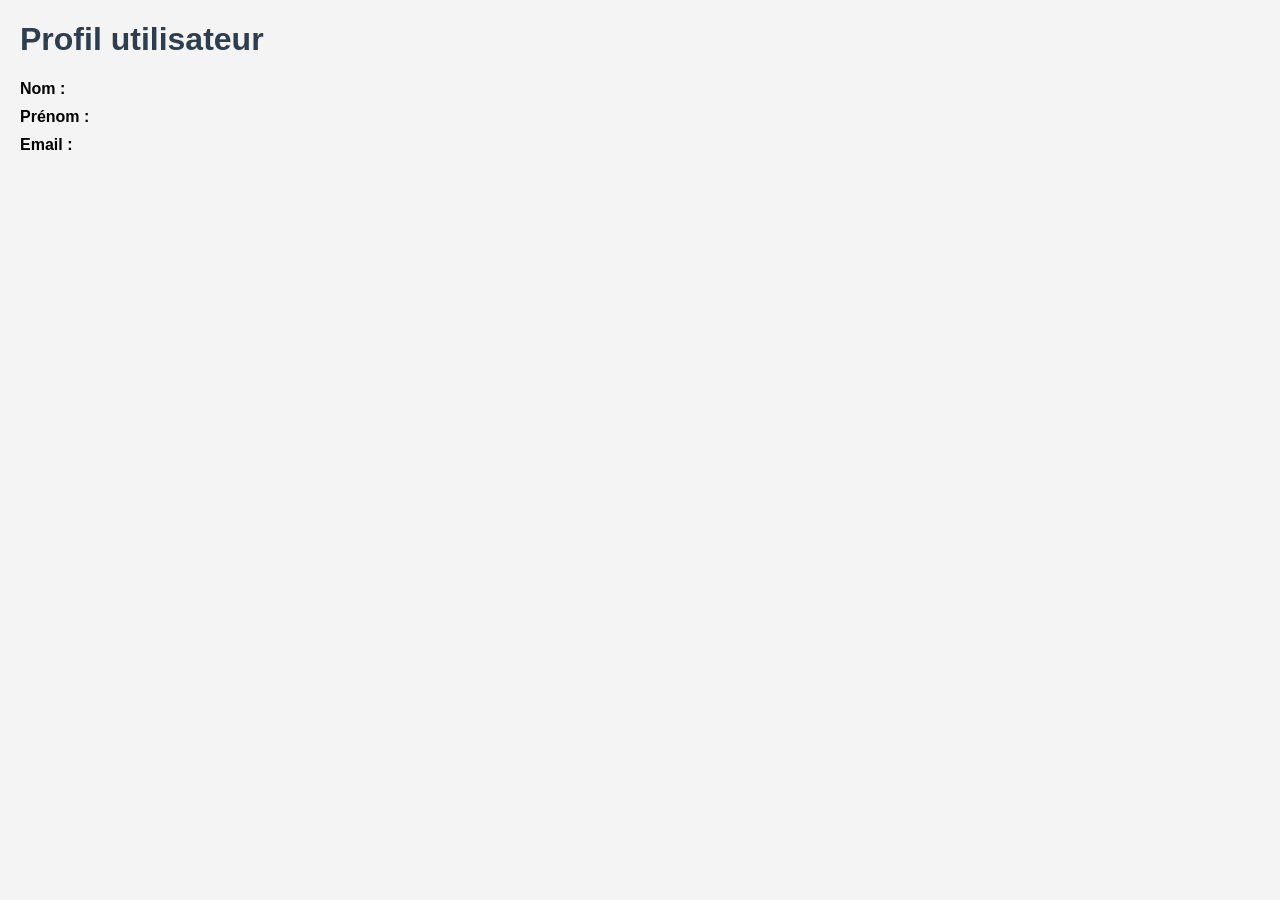
<file: profil.html>
<!DOCTYPE html>
<html lang="fr">
<head>
    <meta charset="UTF-8">
    <meta name="viewport" content="width=device-width, initial-scale=1.0">
    <title>Profil utilisateur</title>
    <link rel="stylesheet" href="css/style.css">
</head>
<body>
    <h1>Profil utilisateur</h1>
    <p><strong>Nom :</strong> </p>
    <p><strong>Prénom :</strong> </p>
    <p><strong>Email :</strong> </p>
</body>
</html>
</file>
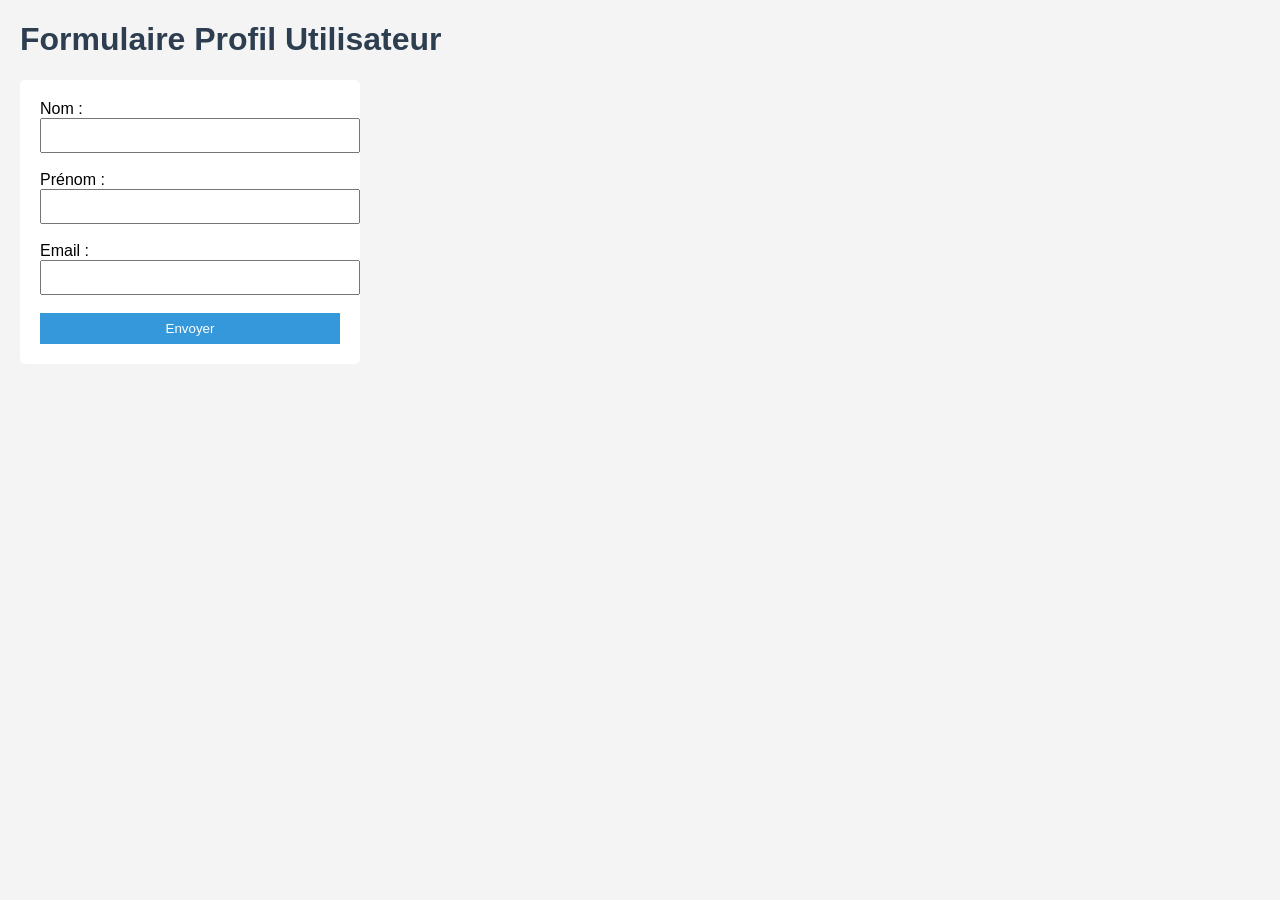
<file: profil_form.html>
<!DOCTYPE html>
<html lang="fr">
<head>
    <meta charset="UTF-8">
    <title>Formulaire Profil</title>
    <link rel="stylesheet" href="css/style.css">
</head>
<body>
    <h1>Formulaire Profil Utilisateur</h1>
    <form>
        <label>Nom :</label><br>
        <input type="text"><br><br>

        <label>Prénom :</label><br>
        <input type="text"><br><br>

        <label>Email :</label><br>
        <input type="email"><br><br>

        <input type="submit" value="Envoyer">
    </form>
</body>
</html>
</file>
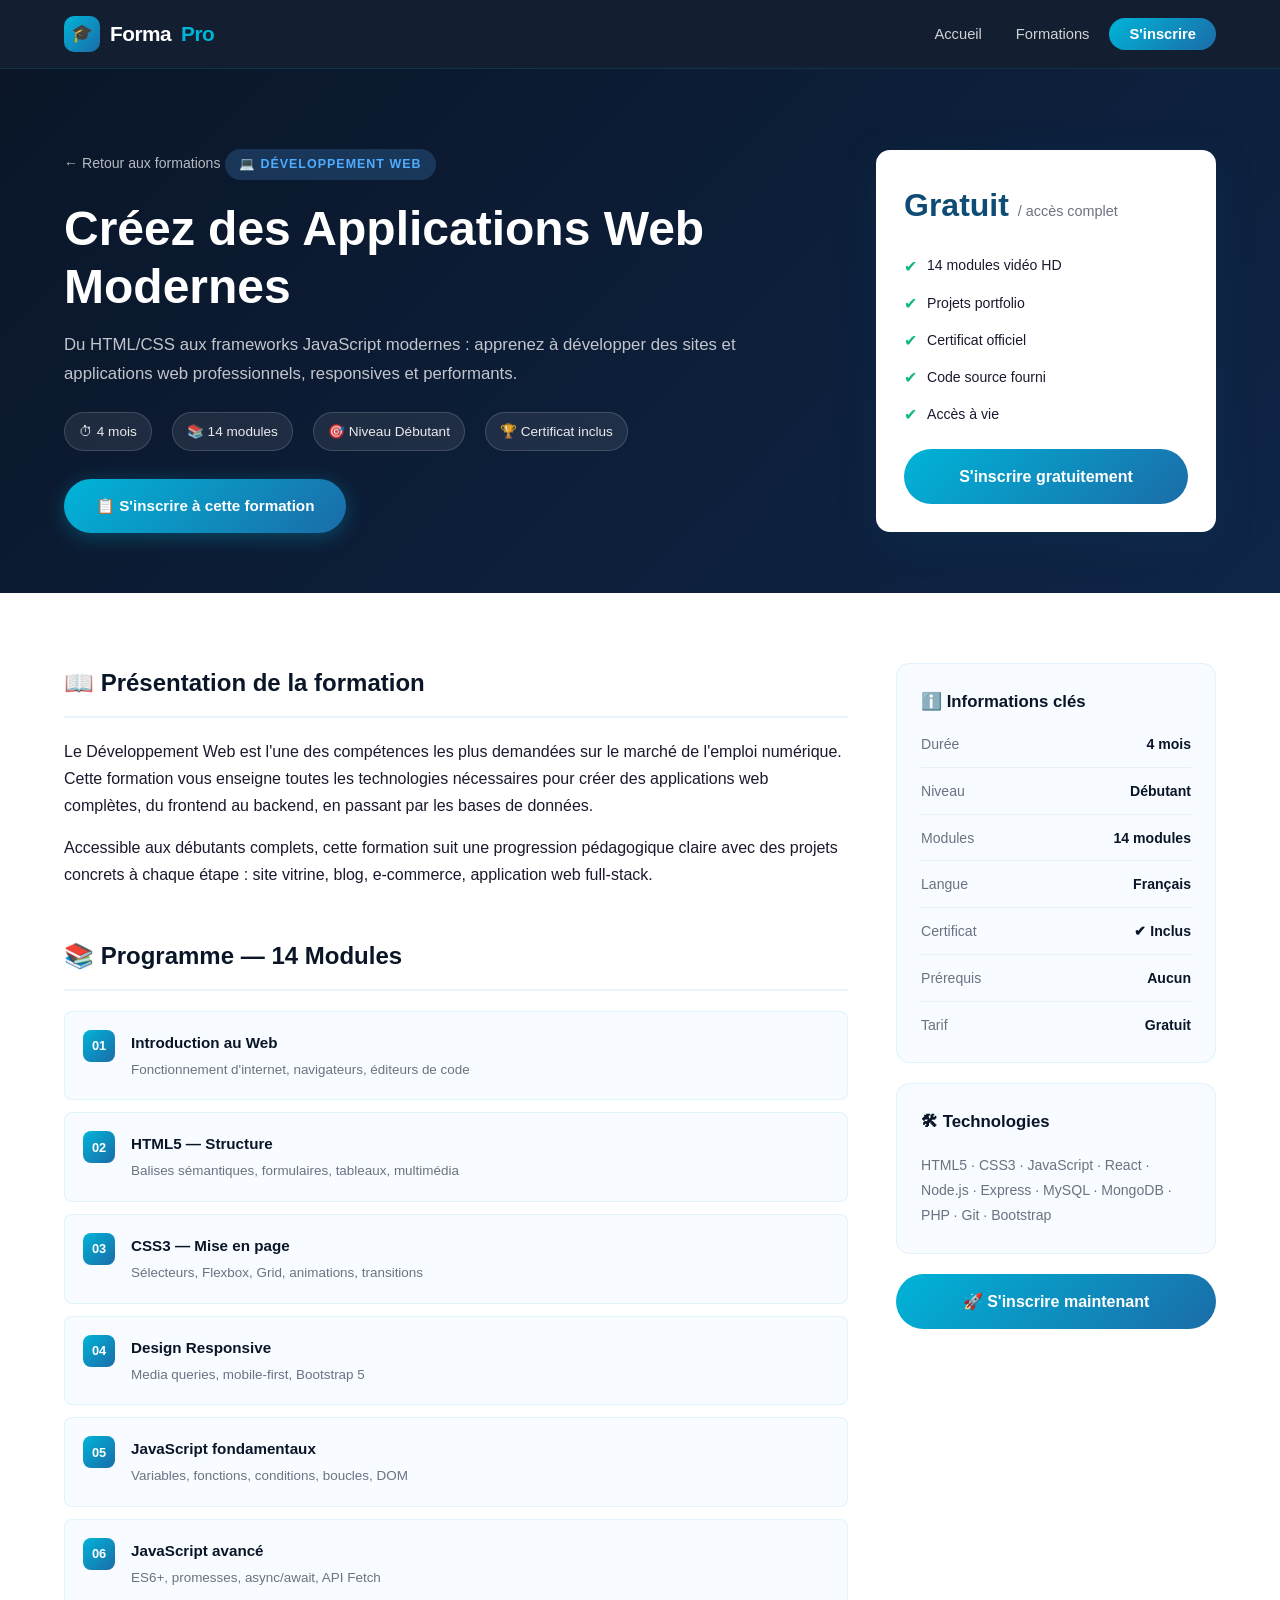
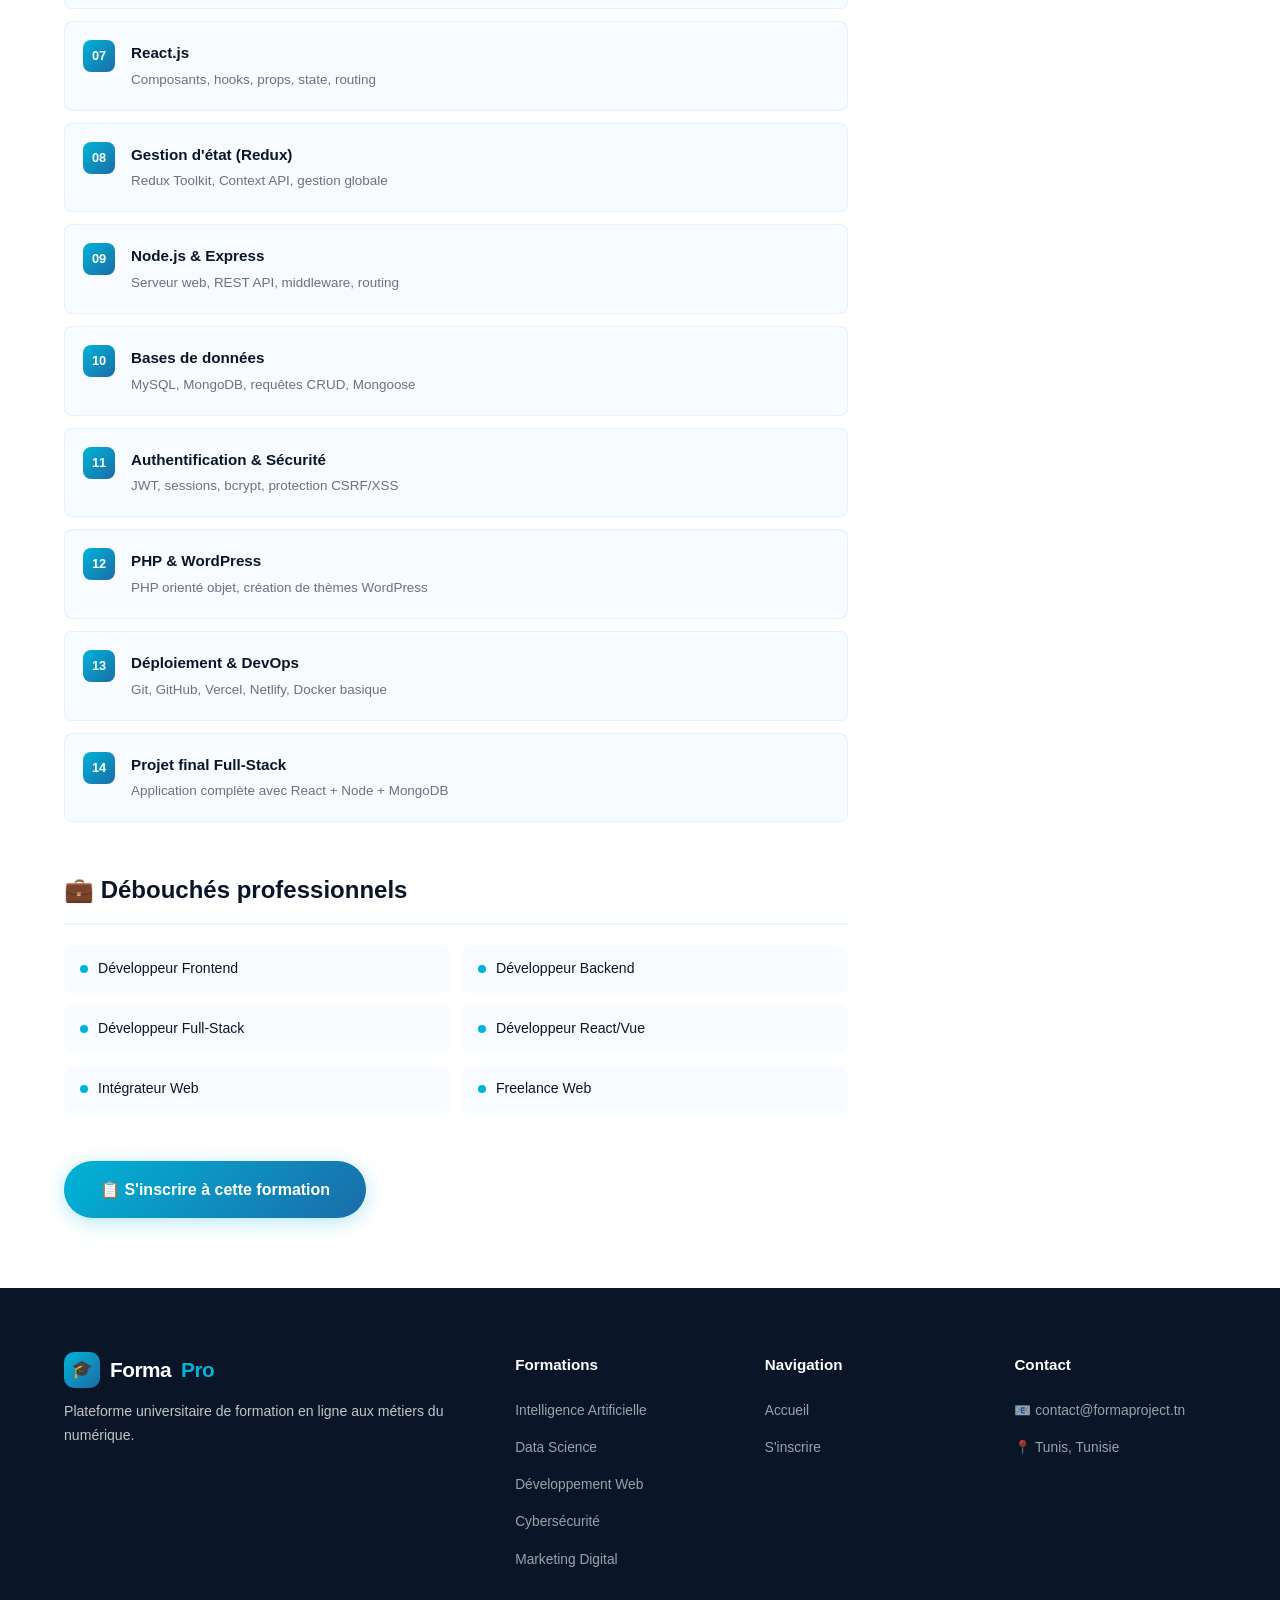
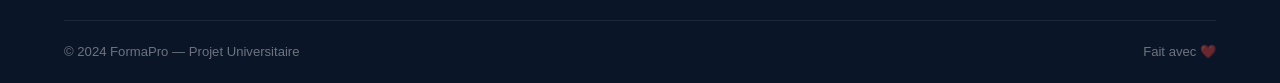
<file: web.html>
<!DOCTYPE html>
<html lang="fr">
<head>
  <meta charset="UTF-8" />
  <meta name="viewport" content="width=device-width, initial-scale=1.0" />
  <title>Développement Web — FormaPro</title>
  <link rel="stylesheet" href="style.css" />
</head>
<body>

  <header>
    <nav>
      <a href="index.html" class="nav-logo"><div class="logo-icon">🎓</div>Forma<span>Pro</span></a>
      <ul class="nav-links" id="navLinks">
        <li><a href="index.html">Accueil</a></li>
        <li><a href="index.html#formations">Formations</a></li>
        <li><a href="inscription.html" class="nav-cta">S'inscrire</a></li>
      </ul>
      <button class="nav-toggle" id="navToggle"><span></span><span></span><span></span></button>
    </nav>
  </header>

  <main>
    <section class="formation-hero">
      <div class="container">
        <div>
          <a href="index.html" class="back-btn">← Retour aux formations</a>
          <span class="formation-tag" style="background:rgba(79,172,254,0.2);color:#4facfe;">💻 Développement Web</span>
          <h1>Créez des Applications Web Modernes</h1>
          <p>Du HTML/CSS aux frameworks JavaScript modernes : apprenez à développer des sites et applications web professionnels, responsives et performants.</p>
          <div class="formation-meta-row">
            <span class="meta-pill">⏱ 4 mois</span>
            <span class="meta-pill">📚 14 modules</span>
            <span class="meta-pill">🎯 Niveau Débutant</span>
            <span class="meta-pill">🏆 Certificat inclus</span>
          </div>
          <a href="inscription.html" class="btn-primary">📋 S'inscrire à cette formation</a>
        </div>
        <div class="formation-card-inscription">
          <div class="card-insc-price">Gratuit <span>/ accès complet</span></div>
          <ul class="card-insc-features">
            <li><span class="check">✔</span> 14 modules vidéo HD</li>
            <li><span class="check">✔</span> Projets portfolio</li>
            <li><span class="check">✔</span> Certificat officiel</li>
            <li><span class="check">✔</span> Code source fourni</li>
            <li><span class="check">✔</span> Accès à vie</li>
          </ul>
          <a href="inscription.html" class="btn-insc">S'inscrire gratuitement</a>
        </div>
      </div>
    </section>

    <section class="formation-content" style="padding:70px 0;">
      <div class="container">
        <div class="formation-layout">
          <div>
            <div class="content-section">
              <h2>📖 Présentation de la formation</h2>
              <p>Le Développement Web est l'une des compétences les plus demandées sur le marché de l'emploi numérique. Cette formation vous enseigne toutes les technologies nécessaires pour créer des applications web complètes, du frontend au backend, en passant par les bases de données.</p>
              <p style="margin-top:14px;">Accessible aux débutants complets, cette formation suit une progression pédagogique claire avec des projets concrets à chaque étape : site vitrine, blog, e-commerce, application web full-stack.</p>
            </div>

            <div class="content-section">
              <h2>📚 Programme — 14 Modules</h2>
              <ul class="modules-list">
                <li class="module-item"><div class="module-num">01</div><div><div class="module-title">Introduction au Web</div><div class="module-desc">Fonctionnement d'internet, navigateurs, éditeurs de code</div></div></li>
                <li class="module-item"><div class="module-num">02</div><div><div class="module-title">HTML5 — Structure</div><div class="module-desc">Balises sémantiques, formulaires, tableaux, multimédia</div></div></li>
                <li class="module-item"><div class="module-num">03</div><div><div class="module-title">CSS3 — Mise en page</div><div class="module-desc">Sélecteurs, Flexbox, Grid, animations, transitions</div></div></li>
                <li class="module-item"><div class="module-num">04</div><div><div class="module-title">Design Responsive</div><div class="module-desc">Media queries, mobile-first, Bootstrap 5</div></div></li>
                <li class="module-item"><div class="module-num">05</div><div><div class="module-title">JavaScript fondamentaux</div><div class="module-desc">Variables, fonctions, conditions, boucles, DOM</div></div></li>
                <li class="module-item"><div class="module-num">06</div><div><div class="module-title">JavaScript avancé</div><div class="module-desc">ES6+, promesses, async/await, API Fetch</div></div></li>
                <li class="module-item"><div class="module-num">07</div><div><div class="module-title">React.js</div><div class="module-desc">Composants, hooks, props, state, routing</div></div></li>
                <li class="module-item"><div class="module-num">08</div><div><div class="module-title">Gestion d'état (Redux)</div><div class="module-desc">Redux Toolkit, Context API, gestion globale</div></div></li>
                <li class="module-item"><div class="module-num">09</div><div><div class="module-title">Node.js & Express</div><div class="module-desc">Serveur web, REST API, middleware, routing</div></div></li>
                <li class="module-item"><div class="module-num">10</div><div><div class="module-title">Bases de données</div><div class="module-desc">MySQL, MongoDB, requêtes CRUD, Mongoose</div></div></li>
                <li class="module-item"><div class="module-num">11</div><div><div class="module-title">Authentification & Sécurité</div><div class="module-desc">JWT, sessions, bcrypt, protection CSRF/XSS</div></div></li>
                <li class="module-item"><div class="module-num">12</div><div><div class="module-title">PHP & WordPress</div><div class="module-desc">PHP orienté objet, création de thèmes WordPress</div></div></li>
                <li class="module-item"><div class="module-num">13</div><div><div class="module-title">Déploiement & DevOps</div><div class="module-desc">Git, GitHub, Vercel, Netlify, Docker basique</div></div></li>
                <li class="module-item"><div class="module-num">14</div><div><div class="module-title">Projet final Full-Stack</div><div class="module-desc">Application complète avec React + Node + MongoDB</div></div></li>
              </ul>
            </div>

            <div class="content-section">
              <h2>💼 Débouchés professionnels</h2>
              <ul class="debouches-list">
                <li class="debouche-item"><div class="dot"></div>Développeur Frontend</li>
                <li class="debouche-item"><div class="dot"></div>Développeur Backend</li>
                <li class="debouche-item"><div class="dot"></div>Développeur Full-Stack</li>
                <li class="debouche-item"><div class="dot"></div>Développeur React/Vue</li>
                <li class="debouche-item"><div class="dot"></div>Intégrateur Web</li>
                <li class="debouche-item"><div class="dot"></div>Freelance Web</li>
              </ul>
            </div>

            <a href="inscription.html" class="btn-primary" style="font-size:1rem;padding:15px 36px;">📋 S'inscrire à cette formation</a>
          </div>

          <aside>
            <div class="sidebar-card">
              <h3>ℹ️ Informations clés</h3>
              <ul class="info-list">
                <li class="info-item"><span class="info-label">Durée</span><span class="info-value">4 mois</span></li>
                <li class="info-item"><span class="info-label">Niveau</span><span class="info-value">Débutant</span></li>
                <li class="info-item"><span class="info-label">Modules</span><span class="info-value">14 modules</span></li>
                <li class="info-item"><span class="info-label">Langue</span><span class="info-value">Français</span></li>
                <li class="info-item"><span class="info-label">Certificat</span><span class="info-value">✔ Inclus</span></li>
                <li class="info-item"><span class="info-label">Prérequis</span><span class="info-value">Aucun</span></li>
                <li class="info-item"><span class="info-label">Tarif</span><span class="info-value">Gratuit</span></li>
              </ul>
            </div>
            <div class="sidebar-card">
              <h3>🛠 Technologies</h3>
              <p style="font-size:0.88rem;color:var(--text-light);line-height:1.8;">HTML5 · CSS3 · JavaScript · React · Node.js · Express · MySQL · MongoDB · PHP · Git · Bootstrap</p>
            </div>
            <a href="inscription.html" class="btn-insc" style="display:block;text-align:center;padding:14px;border-radius:50px;background:linear-gradient(135deg,var(--accent),var(--secondary));color:white;font-weight:700;">🚀 S'inscrire maintenant</a>
          </aside>
        </div>
      </div>
    </section>
  </main>

  <footer>
    <div class="container">
      <div class="footer-grid">
        <div class="footer-brand">
          <a href="index.html" class="nav-logo" style="margin-bottom:12px;display:inline-flex;"><div class="logo-icon">🎓</div>Forma<span>Pro</span></a>
          <p>Plateforme universitaire de formation en ligne aux métiers du numérique.</p>
        </div>
        <div class="footer-col"><h4>Formations</h4><ul>
          <li><a href="ia.html">Intelligence Artificielle</a></li>
          <li><a href="datascience.html">Data Science</a></li>
          <li><a href="web.html">Développement Web</a></li>
          <li><a href="cyber.html">Cybersécurité</a></li>
          <li><a href="marketing.html">Marketing Digital</a></li>
        </ul></div>
        <div class="footer-col"><h4>Navigation</h4><ul>
          <li><a href="index.html">Accueil</a></li>
          <li><a href="inscription.html">S'inscrire</a></li>
        </ul></div>
        <div class="footer-col"><h4>Contact</h4><ul>
          <li><a href="#">📧 contact@formaproject.tn</a></li>
          <li><a href="#">📍 Tunis, Tunisie</a></li>
        </ul></div>
      </div>
      <div class="footer-bottom"><span>© 2024 FormaPro — Projet Universitaire</span><span>Fait avec ❤️</span></div>
    </div>
  </footer>
  <script>
    document.getElementById('navToggle').addEventListener('click', () =>
      document.getElementById('navLinks').classList.toggle('open'));
  </script>
</body>
</html>
</file>
<file: style.css>
/* ============================================================
   PLATEFORME DE GESTION DES FORMATIONS
   style.css — Feuille de style globale
   Auteur : Projet Universitaire
   ============================================================ */

/* ── Variables CSS ── */
:root {
  --primary:    #0f4c75;
  --secondary:  #1b6ca8;
  --accent:     #00b4d8;
  --accent2:    #f72585;
  --light:      #e8f4fd;
  --dark:       #0a1628;
  --text:       #1a1a2e;
  --text-light: #6b7280;
  --white:      #ffffff;
  --card-bg:    #ffffff;
  --shadow:     0 4px 24px rgba(15,76,117,0.13);
  --shadow-lg:  0 8px 40px rgba(15,76,117,0.18);
  --radius:     14px;
  --radius-sm:  8px;
  --transition: all 0.3s cubic-bezier(0.4,0,0.2,1);
  --font-head:  'Syne', sans-serif;
  --font-body:  'DM Sans', sans-serif;
}

/* ── Reset & Base ── */
*, *::before, *::after { box-sizing: border-box; margin: 0; padding: 0; }

html { scroll-behavior: smooth; }

body {
  font-family: var(--font-body);
  color: var(--text);
  background: #f4f8fb;
  line-height: 1.7;
  font-size: 16px;
}

/* Google Fonts import */
@import url('https://fonts.googleapis.com/css2?family=Syne:wght@400;600;700;800&family=DM+Sans:wght@300;400;500;600&display=swap');

/* ── Utilitaires ── */
.container { max-width: 1200px; margin: 0 auto; padding: 0 24px; }

img { max-width: 100%; display: block; }

a { text-decoration: none; color: inherit; }

ul { list-style: none; }

/* ── NAVBAR ── */
header {
  position: sticky;
  top: 0;
  z-index: 1000;
  background: rgba(10,22,40,0.96);
  backdrop-filter: blur(12px);
  border-bottom: 1px solid rgba(0,180,216,0.15);
}

nav {
  display: flex;
  align-items: center;
  justify-content: space-between;
  padding: 0 24px;
  height: 68px;
  max-width: 1200px;
  margin: 0 auto;
}

.nav-logo {
  display: flex;
  align-items: center;
  gap: 10px;
  font-family: var(--font-head);
  font-weight: 800;
  font-size: 1.3rem;
  color: var(--white);
  letter-spacing: -0.5px;
}

.nav-logo span {
  color: var(--accent);
}

.nav-logo .logo-icon {
  width: 36px; height: 36px;
  background: linear-gradient(135deg, var(--accent), var(--secondary));
  border-radius: 10px;
  display: flex; align-items: center; justify-content: center;
  font-size: 1.1rem;
}

.nav-links {
  display: flex;
  align-items: center;
  gap: 6px;
}

.nav-links a {
  color: rgba(255,255,255,0.8);
  font-size: 0.92rem;
  font-weight: 500;
  padding: 7px 14px;
  border-radius: var(--radius-sm);
  transition: var(--transition);
}

.nav-links a:hover,
.nav-links a.active {
  color: var(--white);
  background: rgba(0,180,216,0.15);
}

.nav-cta {
  background: linear-gradient(135deg, var(--accent), var(--secondary)) !important;
  color: var(--white) !important;
  padding: 8px 20px !important;
  border-radius: 50px !important;
  font-weight: 600 !important;
}

.nav-cta:hover {
  opacity: 0.9;
  transform: translateY(-1px);
  box-shadow: 0 4px 16px rgba(0,180,216,0.35) !important;
  background: linear-gradient(135deg, var(--accent), var(--secondary)) !important;
}

/* Hamburger mobile */
.nav-toggle {
  display: none;
  flex-direction: column;
  gap: 5px;
  cursor: pointer;
  padding: 4px;
}
.nav-toggle span {
  display: block;
  width: 24px; height: 2.5px;
  background: var(--white);
  border-radius: 2px;
  transition: var(--transition);
}

/* ── HERO ── */
.hero {
  background: linear-gradient(135deg, var(--dark) 0%, #0f2547 50%, #0a3d62 100%);
  color: var(--white);
  padding: 100px 24px 80px;
  text-align: center;
  position: relative;
  overflow: hidden;
}

.hero::before {
  content: '';
  position: absolute;
  width: 600px; height: 600px;
  background: radial-gradient(circle, rgba(0,180,216,0.12) 0%, transparent 70%);
  top: -100px; left: 50%; transform: translateX(-50%);
  border-radius: 50%;
  pointer-events: none;
}

.hero-badge {
  display: inline-block;
  background: rgba(0,180,216,0.15);
  border: 1px solid rgba(0,180,216,0.4);
  color: var(--accent);
  font-size: 0.8rem;
  font-weight: 600;
  letter-spacing: 1.5px;
  text-transform: uppercase;
  padding: 6px 18px;
  border-radius: 50px;
  margin-bottom: 24px;
}

.hero h1 {
  font-family: var(--font-head);
  font-size: clamp(2.2rem, 5vw, 3.8rem);
  font-weight: 800;
  line-height: 1.15;
  margin-bottom: 20px;
  letter-spacing: -1px;
}

.hero h1 .gradient-text {
  background: linear-gradient(90deg, var(--accent), #a78bfa);
  -webkit-background-clip: text;
  -webkit-text-fill-color: transparent;
  background-clip: text;
}

.hero p {
  font-size: 1.15rem;
  color: rgba(255,255,255,0.75);
  max-width: 580px;
  margin: 0 auto 36px;
}

.hero-btns {
  display: flex;
  gap: 14px;
  justify-content: center;
  flex-wrap: wrap;
}

.btn-primary {
  background: linear-gradient(135deg, var(--accent), var(--secondary));
  color: var(--white);
  padding: 14px 32px;
  border-radius: 50px;
  font-weight: 600;
  font-size: 0.95rem;
  transition: var(--transition);
  border: none;
  cursor: pointer;
  display: inline-flex;
  align-items: center;
  gap: 8px;
  box-shadow: 0 4px 20px rgba(0,180,216,0.3);
}

.btn-primary:hover {
  transform: translateY(-3px);
  box-shadow: 0 8px 30px rgba(0,180,216,0.45);
}

.btn-secondary {
  background: transparent;
  color: var(--white);
  padding: 14px 32px;
  border-radius: 50px;
  font-weight: 600;
  font-size: 0.95rem;
  border: 1.5px solid rgba(255,255,255,0.3);
  cursor: pointer;
  transition: var(--transition);
  display: inline-flex;
  align-items: center;
  gap: 8px;
}

.btn-secondary:hover {
  border-color: var(--accent);
  background: rgba(0,180,216,0.1);
  transform: translateY(-2px);
}

/* Hero stats */
.hero-stats {
  display: flex;
  justify-content: center;
  gap: 48px;
  margin-top: 56px;
  padding-top: 40px;
  border-top: 1px solid rgba(255,255,255,0.1);
  flex-wrap: wrap;
}

.stat-item { text-align: center; }

.stat-number {
  font-family: var(--font-head);
  font-size: 2rem;
  font-weight: 800;
  color: var(--accent);
}

.stat-label {
  font-size: 0.82rem;
  color: rgba(255,255,255,0.55);
  text-transform: uppercase;
  letter-spacing: 1px;
  margin-top: 2px;
}

/* ── SECTIONS ── */
section { padding: 80px 0; }

.section-header {
  text-align: center;
  margin-bottom: 56px;
}

.section-tag {
  display: inline-block;
  color: var(--secondary);
  font-size: 0.78rem;
  font-weight: 700;
  letter-spacing: 2px;
  text-transform: uppercase;
  margin-bottom: 12px;
}

.section-header h2 {
  font-family: var(--font-head);
  font-size: clamp(1.8rem, 3vw, 2.6rem);
  font-weight: 800;
  color: var(--dark);
  letter-spacing: -0.5px;
  margin-bottom: 14px;
}

.section-header p {
  color: var(--text-light);
  font-size: 1.05rem;
  max-width: 560px;
  margin: 0 auto;
}

/* ── CARTES FORMATIONS ── */
.formations-grid {
  display: grid;
  grid-template-columns: repeat(auto-fill, minmax(320px, 1fr));
  gap: 28px;
}

.card {
  background: var(--card-bg);
  border-radius: var(--radius);
  overflow: hidden;
  box-shadow: var(--shadow);
  transition: var(--transition);
  border: 1px solid rgba(0,0,0,0.05);
  display: flex;
  flex-direction: column;
}

.card:hover {
  transform: translateY(-6px);
  box-shadow: var(--shadow-lg);
}

.card-header {
  padding: 28px 28px 20px;
  position: relative;
}

.card-icon {
  width: 56px; height: 56px;
  border-radius: 14px;
  display: flex; align-items: center; justify-content: center;
  font-size: 1.6rem;
  margin-bottom: 16px;
}

/* Couleurs par formation */
.icon-ia    { background: linear-gradient(135deg,#667eea,#764ba2); }
.icon-data  { background: linear-gradient(135deg,#f093fb,#f5576c); }
.icon-web   { background: linear-gradient(135deg,#4facfe,#00f2fe); }
.icon-cyber { background: linear-gradient(135deg,#43e97b,#38f9d7); }
.icon-mkt   { background: linear-gradient(135deg,#fa709a,#fee140); }
.icon-cloud { background: linear-gradient(135deg,#a1c4fd,#c2e9fb); }

.card-badge {
  position: absolute;
  top: 20px; right: 20px;
  background: var(--light);
  color: var(--secondary);
  font-size: 0.73rem;
  font-weight: 700;
  padding: 4px 10px;
  border-radius: 50px;
  text-transform: uppercase;
  letter-spacing: 0.5px;
}

.card h3 {
  font-family: var(--font-head);
  font-size: 1.2rem;
  font-weight: 700;
  color: var(--dark);
  margin-bottom: 8px;
}

.card p {
  color: var(--text-light);
  font-size: 0.9rem;
  line-height: 1.6;
}

.card-meta {
  display: flex;
  gap: 16px;
  padding: 16px 28px;
  border-top: 1px solid #f0f4f8;
  border-bottom: 1px solid #f0f4f8;
}

.meta-item {
  display: flex;
  align-items: center;
  gap: 6px;
  font-size: 0.82rem;
  color: var(--text-light);
}

.meta-icon { font-size: 0.95rem; }

.card-footer {
  padding: 20px 28px;
  display: flex;
  align-items: center;
  justify-content: space-between;
  margin-top: auto;
}

.card-price {
  font-family: var(--font-head);
  font-size: 1.05rem;
  font-weight: 700;
  color: var(--secondary);
}

.btn-card {
  background: linear-gradient(135deg, var(--accent), var(--secondary));
  color: var(--white);
  padding: 9px 20px;
  border-radius: 50px;
  font-size: 0.85rem;
  font-weight: 600;
  transition: var(--transition);
  border: none;
  cursor: pointer;
  display: inline-flex;
  align-items: center;
  gap: 6px;
}

.btn-card:hover {
  transform: translateY(-2px);
  box-shadow: 0 4px 16px rgba(0,180,216,0.35);
}

/* ── POURQUOI NOUS ── */
.features-bg { background: var(--white); }

.features-grid {
  display: grid;
  grid-template-columns: repeat(auto-fill, minmax(260px, 1fr));
  gap: 28px;
}

.feature-card {
  padding: 32px;
  border-radius: var(--radius);
  background: #f8fbff;
  border: 1px solid rgba(0,180,216,0.1);
  transition: var(--transition);
  text-align: center;
}

.feature-card:hover {
  background: var(--white);
  box-shadow: var(--shadow);
  transform: translateY(-4px);
}

.feature-icon {
  font-size: 2.4rem;
  margin-bottom: 16px;
}

.feature-card h3 {
  font-family: var(--font-head);
  font-size: 1.05rem;
  font-weight: 700;
  margin-bottom: 8px;
  color: var(--dark);
}

.feature-card p {
  font-size: 0.88rem;
  color: var(--text-light);
}

/* ── TÉMOIGNAGES ── */
.testimonials-bg {
  background: linear-gradient(135deg, var(--dark) 0%, #0f2547 100%);
  color: var(--white);
}

.testimonials-grid {
  display: grid;
  grid-template-columns: repeat(auto-fill, minmax(300px, 1fr));
  gap: 24px;
}

.testimonial-card {
  background: rgba(255,255,255,0.06);
  border: 1px solid rgba(255,255,255,0.1);
  border-radius: var(--radius);
  padding: 28px;
  transition: var(--transition);
}

.testimonial-card:hover {
  background: rgba(255,255,255,0.1);
}

.stars { color: #fbbf24; margin-bottom: 14px; font-size: 0.9rem; }

.testimonial-card p {
  font-size: 0.92rem;
  color: rgba(255,255,255,0.8);
  line-height: 1.7;
  margin-bottom: 18px;
}

.testimonial-author {
  display: flex;
  align-items: center;
  gap: 12px;
}

.author-avatar {
  width: 42px; height: 42px;
  border-radius: 50%;
  background: linear-gradient(135deg, var(--accent), var(--secondary));
  display: flex; align-items: center; justify-content: center;
  font-weight: 700;
  font-size: 0.95rem;
  color: var(--white);
  flex-shrink: 0;
}

.author-name {
  font-weight: 600;
  font-size: 0.9rem;
}

.author-role {
  font-size: 0.78rem;
  color: rgba(255,255,255,0.5);
}

/* ── PAGE FORMATION INDIVIDUELLE ── */
.formation-hero {
  background: linear-gradient(135deg, var(--dark), #0f2547);
  color: var(--white);
  padding: 80px 24px 60px;
}

.formation-hero .container {
  display: grid;
  grid-template-columns: 1fr 340px;
  gap: 48px;
  align-items: center;
}

.formation-tag {
  display: inline-block;
  padding: 5px 14px;
  border-radius: 50px;
  font-size: 0.78rem;
  font-weight: 700;
  text-transform: uppercase;
  letter-spacing: 1px;
  margin-bottom: 16px;
}

.formation-hero h1 {
  font-family: var(--font-head);
  font-size: clamp(1.8rem,4vw,3rem);
  font-weight: 800;
  line-height: 1.2;
  margin-bottom: 16px;
}

.formation-hero p {
  color: rgba(255,255,255,0.75);
  font-size: 1.05rem;
  margin-bottom: 24px;
}

.formation-meta-row {
  display: flex;
  flex-wrap: wrap;
  gap: 20px;
  margin-bottom: 28px;
}

.meta-pill {
  display: flex;
  align-items: center;
  gap: 7px;
  background: rgba(255,255,255,0.08);
  border: 1px solid rgba(255,255,255,0.15);
  padding: 7px 14px;
  border-radius: 50px;
  font-size: 0.85rem;
  color: rgba(255,255,255,0.9);
}

/* Card inscription flottante */
.formation-card-inscription {
  background: var(--white);
  border-radius: var(--radius);
  padding: 28px;
  color: var(--text);
  box-shadow: var(--shadow-lg);
}

.card-insc-price {
  font-family: var(--font-head);
  font-size: 2rem;
  font-weight: 800;
  color: var(--primary);
  margin-bottom: 4px;
}

.card-insc-price span {
  font-size: 0.9rem;
  color: var(--text-light);
  font-weight: 400;
}

.card-insc-features {
  margin: 20px 0;
  display: flex;
  flex-direction: column;
  gap: 10px;
}

.card-insc-features li {
  display: flex;
  align-items: center;
  gap: 10px;
  font-size: 0.88rem;
  color: var(--text);
}

.check { color: #10b981; font-size: 1rem; }

.btn-insc {
  display: block;
  width: 100%;
  background: linear-gradient(135deg, var(--accent), var(--secondary));
  color: var(--white);
  text-align: center;
  padding: 14px;
  border-radius: 50px;
  font-weight: 700;
  font-size: 1rem;
  transition: var(--transition);
  border: none;
  cursor: pointer;
  margin-top: 4px;
}

.btn-insc:hover {
  transform: translateY(-2px);
  box-shadow: 0 6px 20px rgba(0,180,216,0.35);
}

/* Contenu formation */
.formation-content { background: var(--white); }

.formation-layout {
  display: grid;
  grid-template-columns: 1fr 320px;
  gap: 48px;
  align-items: start;
}

.content-section { margin-bottom: 48px; }

.content-section h2 {
  font-family: var(--font-head);
  font-size: 1.5rem;
  font-weight: 700;
  color: var(--dark);
  margin-bottom: 20px;
  padding-bottom: 12px;
  border-bottom: 2px solid var(--light);
}

.modules-list { display: flex; flex-direction: column; gap: 12px; }

.module-item {
  display: flex;
  gap: 16px;
  padding: 18px;
  background: #f8fbff;
  border-radius: var(--radius-sm);
  border: 1px solid rgba(0,180,216,0.1);
  transition: var(--transition);
}

.module-item:hover {
  background: var(--light);
  border-color: var(--accent);
}

.module-num {
  width: 32px; height: 32px;
  background: linear-gradient(135deg, var(--accent), var(--secondary));
  color: var(--white);
  border-radius: 8px;
  display: flex; align-items: center; justify-content: center;
  font-size: 0.8rem;
  font-weight: 700;
  flex-shrink: 0;
}

.module-title {
  font-weight: 600;
  color: var(--dark);
  font-size: 0.95rem;
}

.module-desc {
  font-size: 0.84rem;
  color: var(--text-light);
  margin-top: 3px;
}

.debouches-list {
  display: grid;
  grid-template-columns: 1fr 1fr;
  gap: 12px;
}

.debouche-item {
  display: flex;
  align-items: center;
  gap: 10px;
  padding: 12px 16px;
  background: #f8fbff;
  border-radius: var(--radius-sm);
  font-size: 0.88rem;
  font-weight: 500;
  color: var(--dark);
}

.dot {
  width: 8px; height: 8px;
  border-radius: 50%;
  background: var(--accent);
  flex-shrink: 0;
}

/* Sidebar formation */
.sidebar-card {
  background: #f8fbff;
  border-radius: var(--radius);
  padding: 24px;
  border: 1px solid rgba(0,180,216,0.1);
  margin-bottom: 20px;
}

.sidebar-card h3 {
  font-family: var(--font-head);
  font-size: 1.05rem;
  font-weight: 700;
  color: var(--dark);
  margin-bottom: 16px;
}

.info-list { display: flex; flex-direction: column; gap: 12px; }

.info-item {
  display: flex;
  justify-content: space-between;
  align-items: center;
  font-size: 0.88rem;
  padding-bottom: 10px;
  border-bottom: 1px solid #e8f0f8;
}

.info-item:last-child { border-bottom: none; padding-bottom: 0; }

.info-label { color: var(--text-light); }

.info-value { font-weight: 600; color: var(--dark); }

/* ── FORMULAIRE INSCRIPTION ── */
.insc-hero {
  background: linear-gradient(135deg, var(--dark), #0f2547);
  color: var(--white);
  padding: 80px 24px;
  text-align: center;
}

.insc-hero h1 {
  font-family: var(--font-head);
  font-size: clamp(2rem,4vw,3rem);
  font-weight: 800;
  margin-bottom: 14px;
}

.insc-hero p {
  color: rgba(255,255,255,0.7);
  font-size: 1.05rem;
}

.insc-section { background: #f4f8fb; padding: 70px 0; }

.insc-layout {
  display: grid;
  grid-template-columns: 1fr 400px;
  gap: 48px;
  align-items: start;
}

.form-card {
  background: var(--white);
  border-radius: var(--radius);
  padding: 40px;
  box-shadow: var(--shadow);
}

.form-title {
  font-family: var(--font-head);
  font-size: 1.4rem;
  font-weight: 700;
  color: var(--dark);
  margin-bottom: 28px;
}

.form-group { margin-bottom: 20px; }

.form-row {
  display: grid;
  grid-template-columns: 1fr 1fr;
  gap: 16px;
}

.form-group label {
  display: block;
  font-size: 0.88rem;
  font-weight: 600;
  color: var(--text);
  margin-bottom: 7px;
}

.form-group label .req { color: var(--accent2); }

.form-group input,
.form-group select,
.form-group textarea {
  width: 100%;
  padding: 11px 16px;
  border: 1.5px solid #dde5ee;
  border-radius: var(--radius-sm);
  font-family: var(--font-body);
  font-size: 0.92rem;
  color: var(--text);
  background: #fafcff;
  transition: var(--transition);
  outline: none;
}

.form-group input:focus,
.form-group select:focus,
.form-group textarea:focus {
  border-color: var(--accent);
  background: var(--white);
  box-shadow: 0 0 0 3px rgba(0,180,216,0.12);
}

.form-group textarea { resize: vertical; min-height: 100px; }

.form-divider {
  font-size: 0.8rem;
  font-weight: 700;
  text-transform: uppercase;
  letter-spacing: 1px;
  color: var(--text-light);
  margin: 28px 0 20px;
  padding-bottom: 8px;
  border-bottom: 1px solid #e8f0f8;
}

.btn-submit {
  width: 100%;
  background: linear-gradient(135deg, var(--accent), var(--secondary));
  color: var(--white);
  padding: 15px;
  border-radius: 50px;
  font-weight: 700;
  font-size: 1rem;
  border: none;
  cursor: pointer;
  transition: var(--transition);
  margin-top: 8px;
  display: flex;
  align-items: center;
  justify-content: center;
  gap: 8px;
}

.btn-submit:hover {
  transform: translateY(-2px);
  box-shadow: 0 6px 24px rgba(0,180,216,0.35);
}

/* Sidebar inscription */
.insc-info-card {
  background: var(--white);
  border-radius: var(--radius);
  padding: 28px;
  box-shadow: var(--shadow);
  margin-bottom: 20px;
}

.insc-info-card h3 {
  font-family: var(--font-head);
  font-size: 1.1rem;
  font-weight: 700;
  color: var(--dark);
  margin-bottom: 18px;
}

.step-list { display: flex; flex-direction: column; gap: 16px; }

.step-item {
  display: flex;
  gap: 14px;
  align-items: flex-start;
}

.step-num {
  width: 30px; height: 30px;
  background: linear-gradient(135deg, var(--accent), var(--secondary));
  color: var(--white);
  border-radius: 50%;
  display: flex; align-items: center; justify-content: center;
  font-size: 0.78rem;
  font-weight: 700;
  flex-shrink: 0;
}

.step-text strong {
  display: block;
  font-size: 0.9rem;
  color: var(--dark);
}

.step-text span {
  font-size: 0.82rem;
  color: var(--text-light);
}

/* ── FOOTER ── */
footer {
  background: var(--dark);
  color: rgba(255,255,255,0.75);
  padding: 64px 0 0;
}

.footer-grid {
  display: grid;
  grid-template-columns: 2fr 1fr 1fr 1fr;
  gap: 48px;
  padding-bottom: 48px;
}

.footer-brand .nav-logo { margin-bottom: 16px; }

.footer-brand p {
  font-size: 0.88rem;
  line-height: 1.7;
  margin-bottom: 20px;
}

.footer-socials {
  display: flex;
  gap: 10px;
}

.social-btn {
  width: 36px; height: 36px;
  background: rgba(255,255,255,0.08);
  border-radius: 8px;
  display: flex; align-items: center; justify-content: center;
  font-size: 0.95rem;
  transition: var(--transition);
  color: rgba(255,255,255,0.7);
}

.social-btn:hover {
  background: var(--accent);
  color: var(--white);
  transform: translateY(-2px);
}

.footer-col h4 {
  font-family: var(--font-head);
  font-size: 0.95rem;
  font-weight: 700;
  color: var(--white);
  margin-bottom: 18px;
}

.footer-col ul { display: flex; flex-direction: column; gap: 10px; }

.footer-col ul li a {
  font-size: 0.86rem;
  color: rgba(255,255,255,0.6);
  transition: var(--transition);
}

.footer-col ul li a:hover {
  color: var(--accent);
  padding-left: 4px;
}

.footer-bottom {
  border-top: 1px solid rgba(255,255,255,0.08);
  padding: 20px 0;
  display: flex;
  justify-content: space-between;
  align-items: center;
  font-size: 0.82rem;
  color: rgba(255,255,255,0.4);
  flex-wrap: wrap;
  gap: 10px;
}

/* ── BACK BUTTON ── */
.back-btn {
  display: inline-flex;
  align-items: center;
  gap: 7px;
  color: rgba(255,255,255,0.7);
  font-size: 0.88rem;
  margin-bottom: 24px;
  transition: var(--transition);
}

.back-btn:hover { color: var(--accent); }

/* ── ANIMATIONS ── */
@keyframes fadeInUp {
  from { opacity: 0; transform: translateY(24px); }
  to   { opacity: 1; transform: translateY(0); }
}

.animate {
  opacity: 0;
  animation: fadeInUp 0.6s ease forwards;
}

.delay-1 { animation-delay: 0.1s; }
.delay-2 { animation-delay: 0.2s; }
.delay-3 { animation-delay: 0.3s; }
.delay-4 { animation-delay: 0.4s; }

/* ── RESPONSIVE ── */
@media (max-width: 1024px) {
  .formation-hero .container,
  .formation-layout,
  .insc-layout { grid-template-columns: 1fr; }
  .footer-grid { grid-template-columns: 1fr 1fr; }
  .formation-card-inscription { display: none; }
}

@media (max-width: 768px) {
  .nav-links { display: none; flex-direction: column; position: absolute;
    top: 68px; left: 0; right: 0; background: rgba(10,22,40,0.98);
    padding: 20px; gap: 4px; }
  .nav-links.open { display: flex; }
  .nav-toggle { display: flex; }
  .hero { padding: 70px 20px 60px; }
  .hero-stats { gap: 28px; }
  section { padding: 56px 0; }
  .form-row { grid-template-columns: 1fr; }
  .debouches-list { grid-template-columns: 1fr; }
  .footer-grid { grid-template-columns: 1fr; gap: 32px; }
}

@media (max-width: 480px) {
  .formations-grid { grid-template-columns: 1fr; }
  .features-grid { grid-template-columns: 1fr; }
  .hero h1 { font-size: 2rem; }
  .hero-btns { flex-direction: column; align-items: center; }
}
</file>
<file: css/style.css>
body {
    font-family: Arial, sans-serif;
    background-color: #f4f4f4;
    margin: 20px;
}

h1 {
    color: #2c3e50;
}

p {
    margin: 10px 0;
}
form {
    background: white;
    padding: 20px;
    width: 300px;
    border-radius: 5px;
}

input {
    width: 100%;
    padding: 8px;
}

input[type="submit"] {
    background-color: #3498db;
    color: white;
    border: none;
    cursor: pointer;
}
</file>
